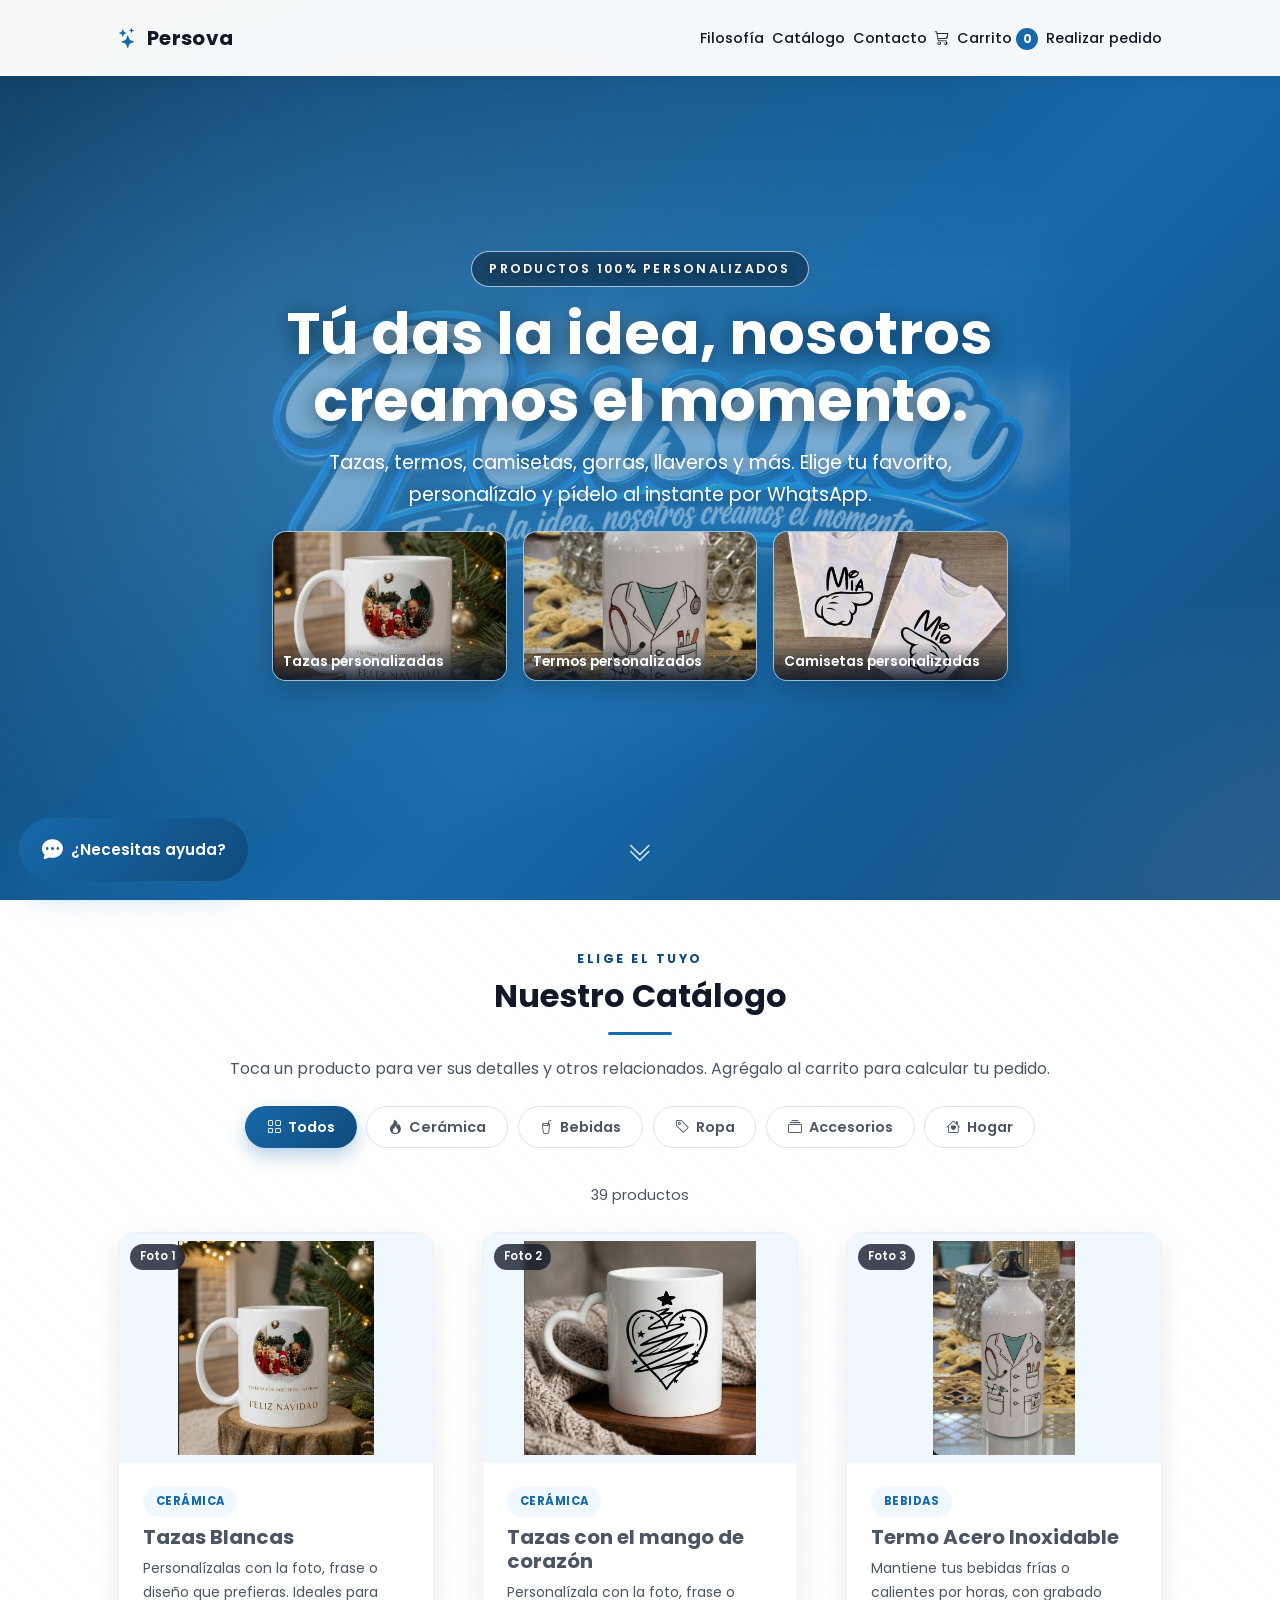
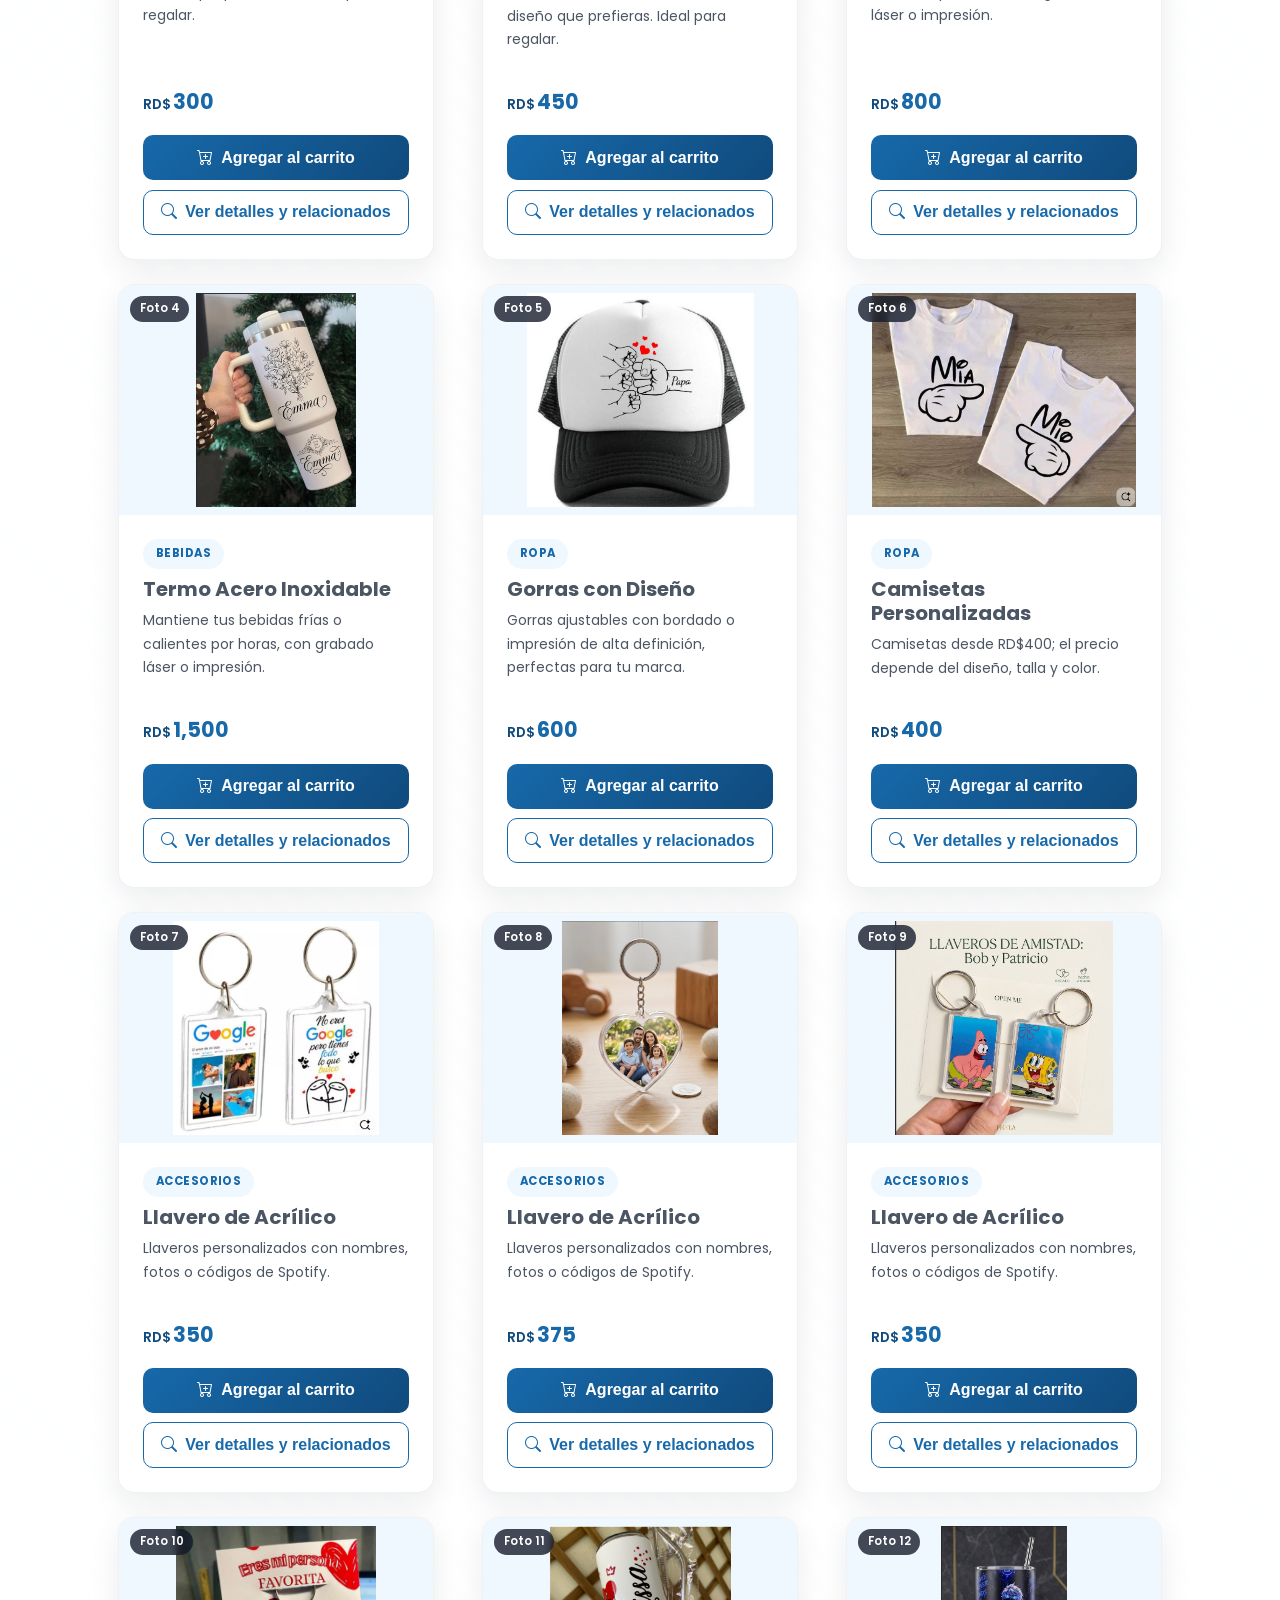
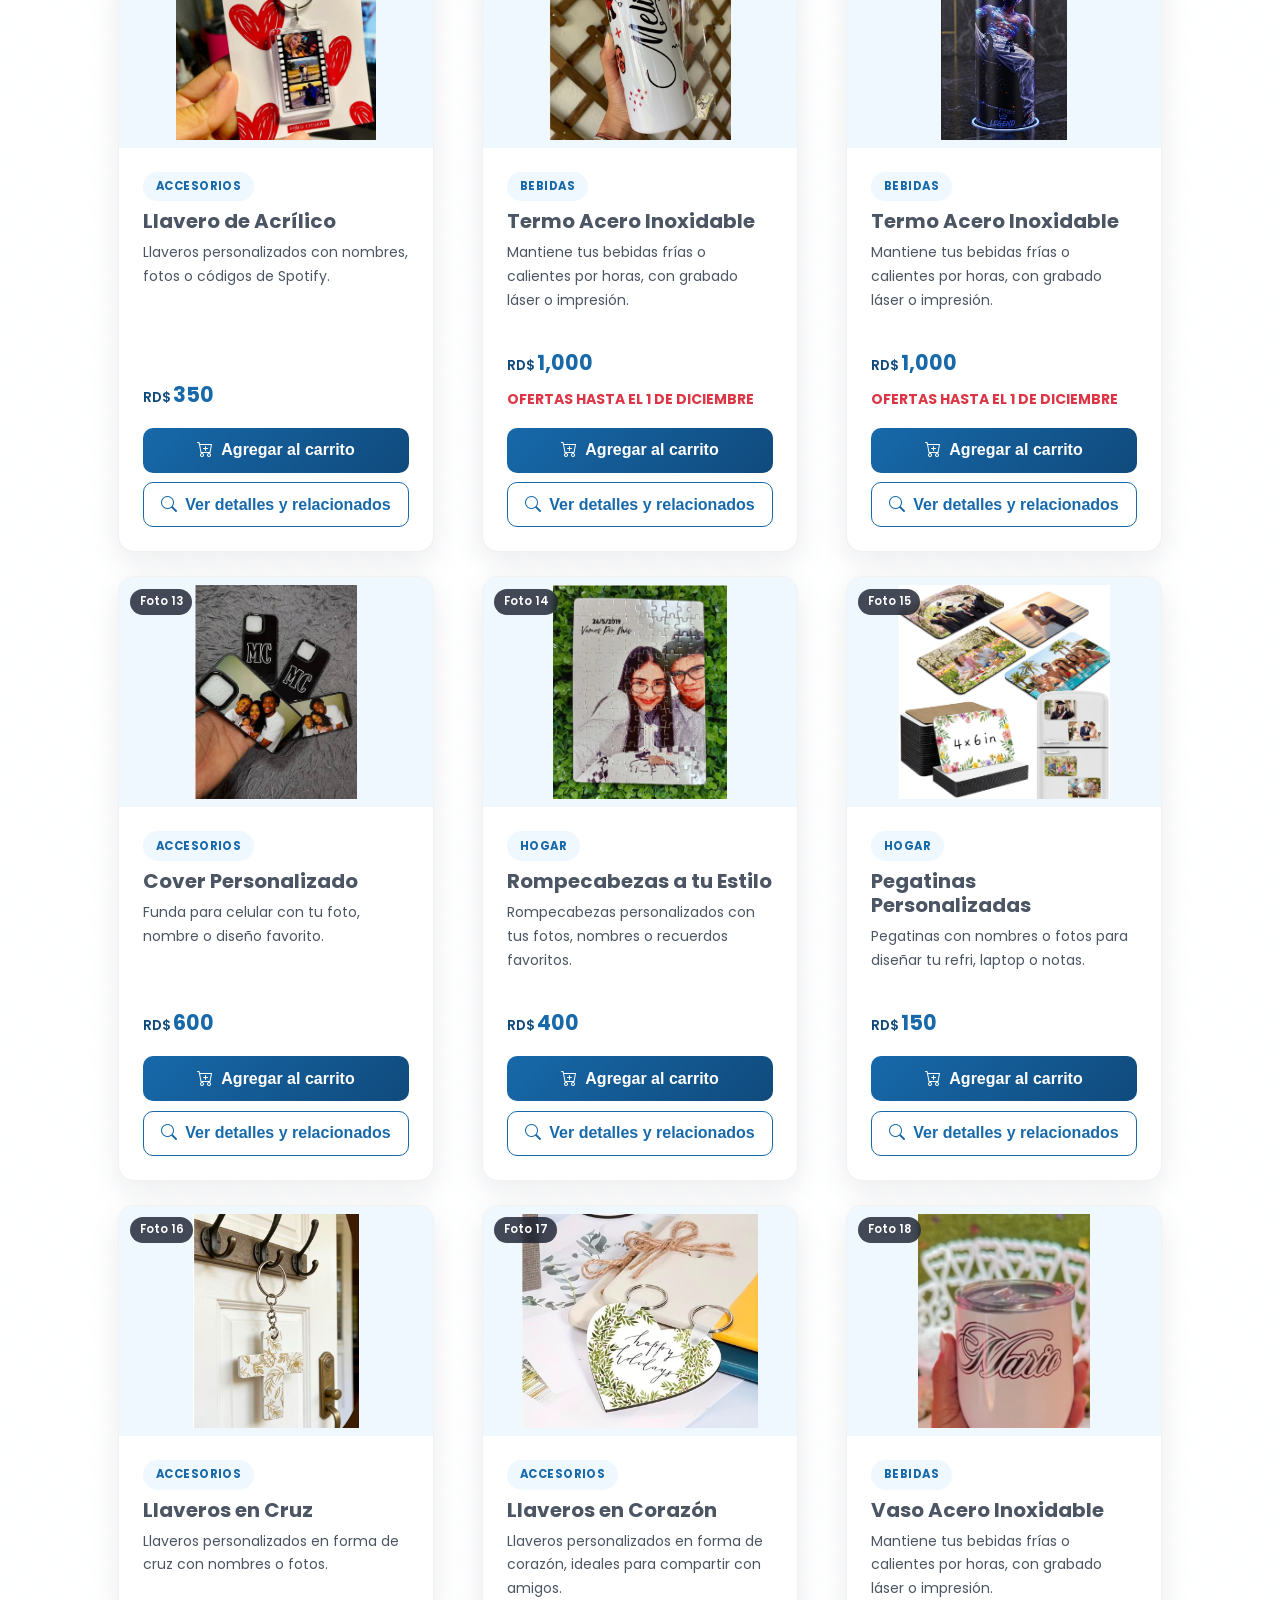
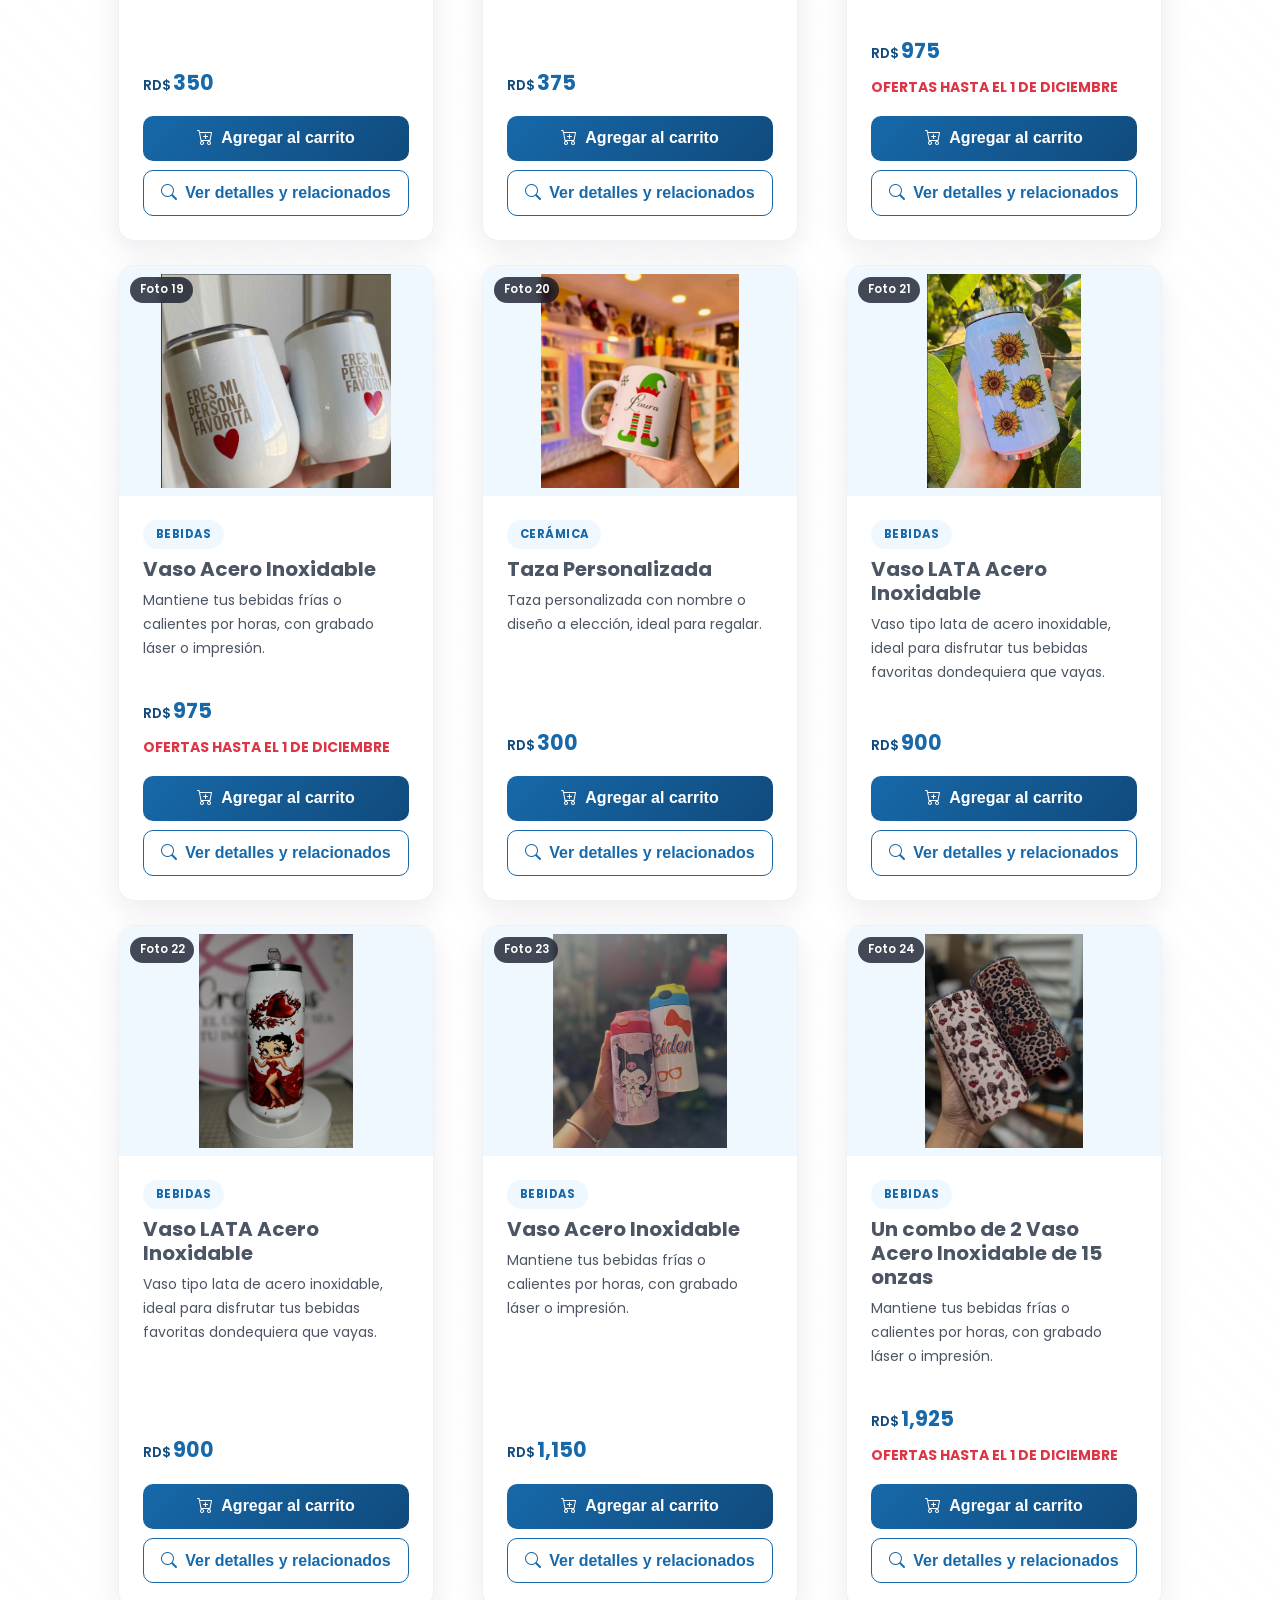
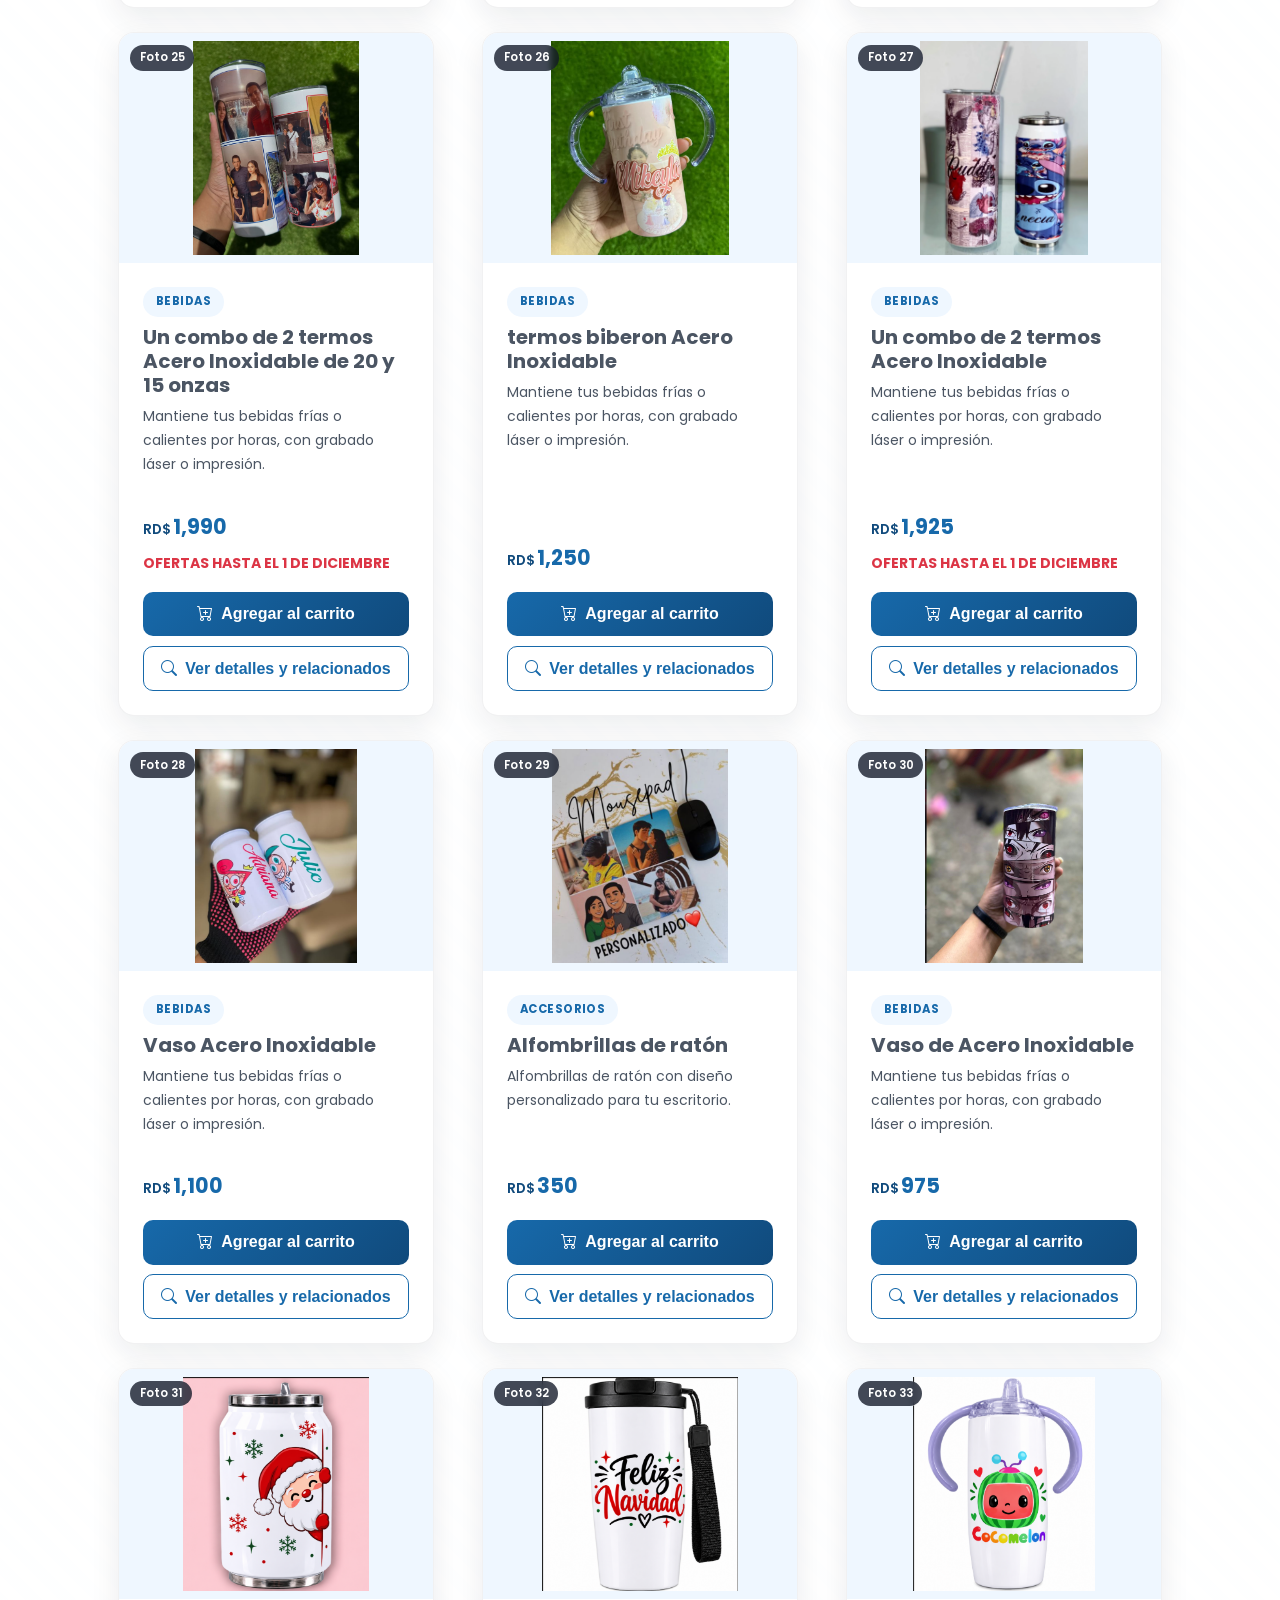
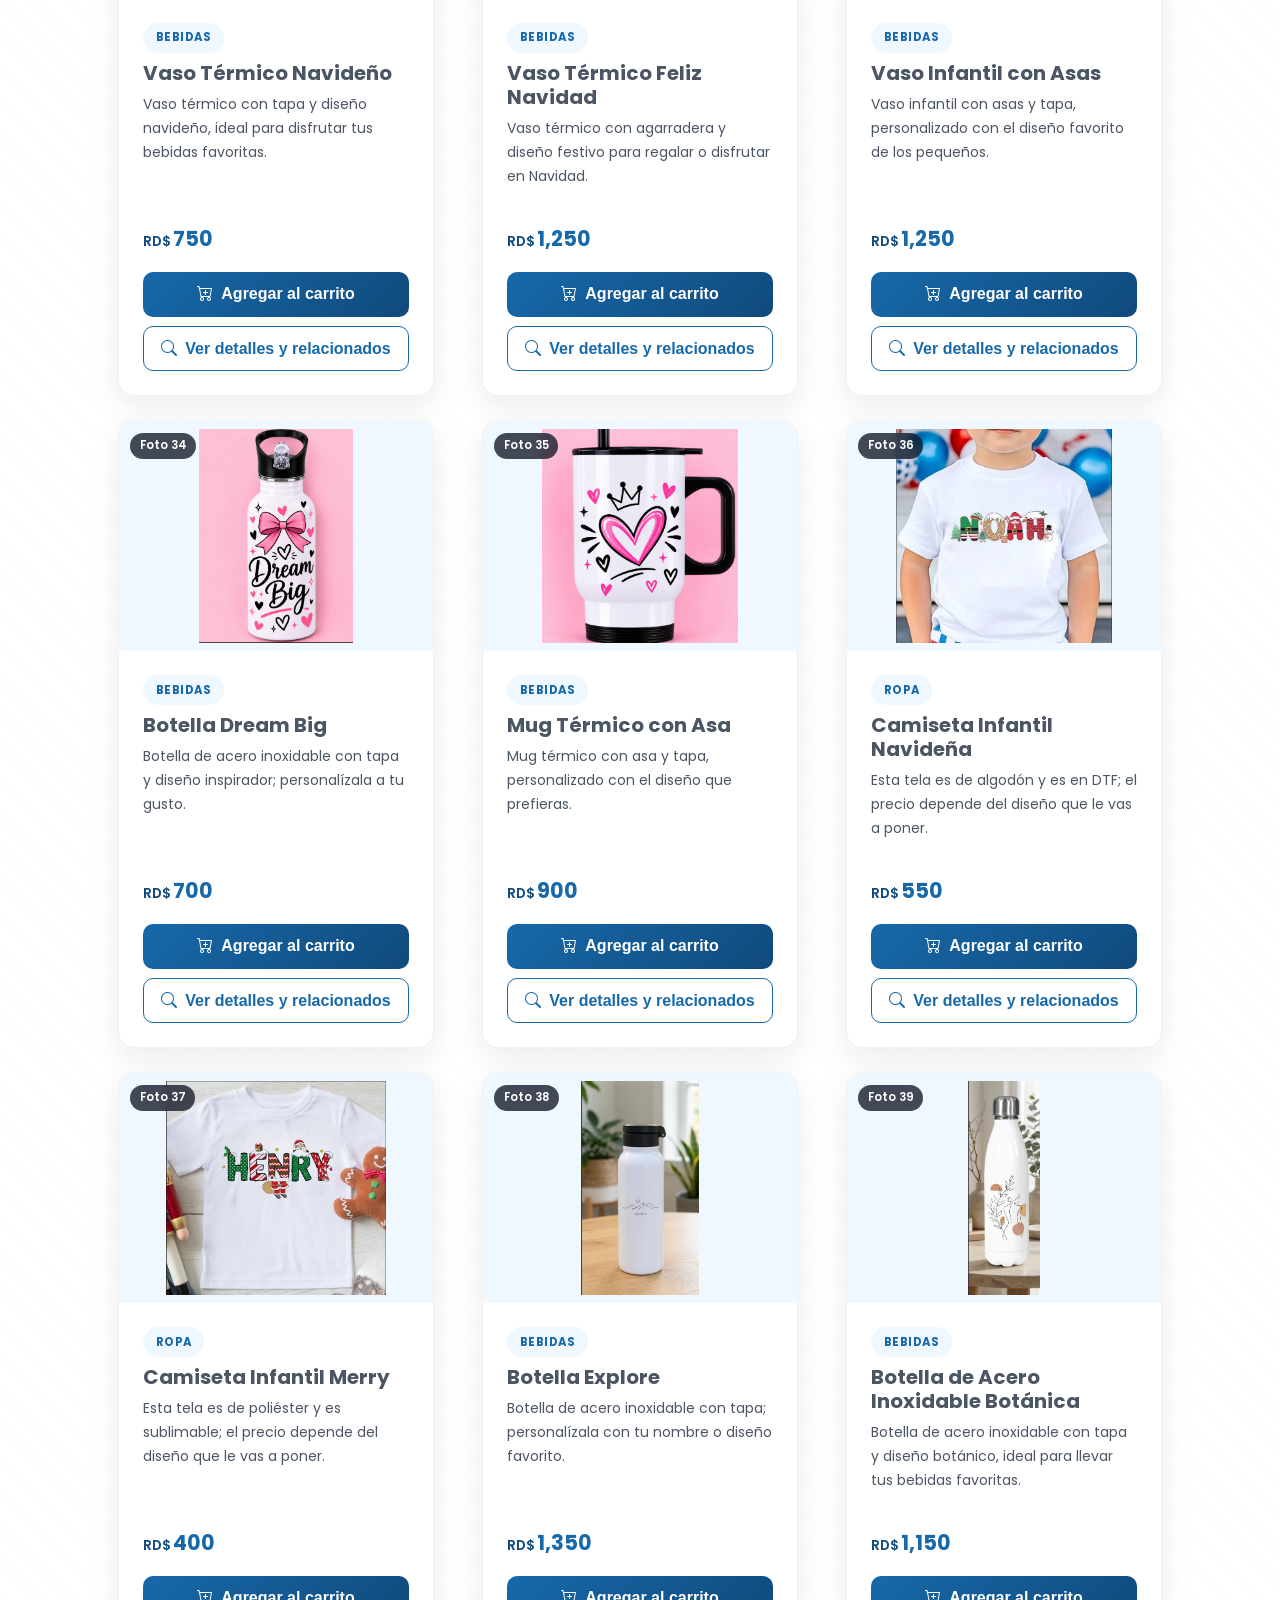
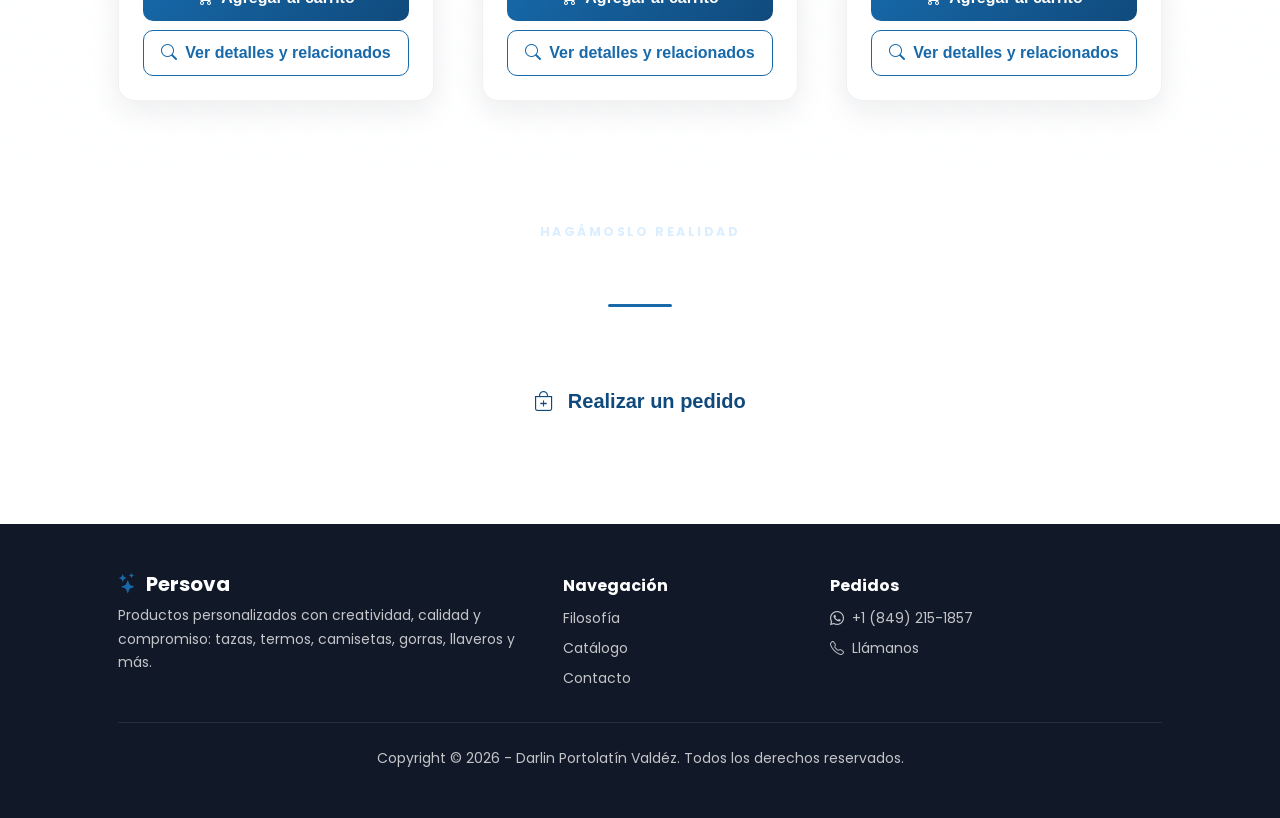
<file: index.html>
<!DOCTYPE html>
<html lang="es">
    <head>
        <meta charset="utf-8" />
        <meta name="viewport" content="width=device-width, initial-scale=1" />
        <meta name="description" content="Catálogo de productos personalizados: tazas, termos, camisetas, gorras, llaveros, platos y más. Productos personalizados por Persova." />
        <meta name="author" content="Darlin Portolatín Valdéz" />
        <meta name="theme-color" content="#1769aa" />
        <title>Persova | Catálogo de Productos Personalizados</title>

        <!-- Open Graph (vista previa al compartir) -->
        <meta property="og:type" content="website" />
        <meta property="og:site_name" content="Persova" />
        <meta property="og:title" content="Persova | Catálogo de Productos Personalizados" />
        <meta property="og:description" content="Tazas, termos, camisetas, gorras, llaveros y más, personalizados a tu gusto. Pídelos al instante por WhatsApp." />
        <meta property="og:image" content="assets/img/bg-masthead.jpg" />
        <meta name="twitter:card" content="summary_large_image" />

        <!-- Favicon-->
        <link rel="icon" type="image/x-icon" href="assets/favicon.ico" />

        <!-- Fuentes: conectamos antes y cargamos sin bloquear -->
        <link rel="preconnect" href="https://fonts.googleapis.com" />
        <link rel="preconnect" href="https://fonts.gstatic.com" crossorigin />
        <link href="https://fonts.googleapis.com/css2?family=Poppins:wght@400;500;600;700&display=swap" rel="stylesheet" />

        <!-- Bootstrap Icons-->
        <link href="https://cdn.jsdelivr.net/npm/bootstrap-icons@1.11.3/font/bootstrap-icons.css" rel="stylesheet" />

        <!-- Core theme CSS (includes Bootstrap)-->
        <link href="css/styles.css" rel="stylesheet" />
        <!-- Estilos personalizados del catálogo-->
        <link href="css/catalogo.css" rel="stylesheet" />
        <!-- Chat de atención-->
        <link href="css/chatbot.css" rel="stylesheet" />
        <!-- Solicitud de pedidos-->
        <link href="css/pedidos.css" rel="stylesheet" />
        <!-- Mantiene ocultas las tarjetas mientras se configura el filtro inicial.
             Si catalogo.js no llegara a cargar, se quita la marca y se ven todas. -->
        <script>
            document.documentElement.classList.add('js');
            window.addEventListener('load', function () {
                setTimeout(function () {
                    if (!window.catalogoListo) document.documentElement.classList.remove('js');
                }, 1500);
            });
        </script>
    </head>
    <body id="page-top">
        <!-- Navegación -->
        <nav class="navbar navbar-expand-lg fixed-top py-3" id="mainNav">
            <div class="container px-4 px-lg-5">
                <a class="navbar-brand fw-bold" href="#page-top"><i class="bi-stars me-1"></i> Persova</a>
                <button class="navbar-toggler navbar-toggler-right" type="button" data-bs-toggle="collapse" data-bs-target="#navbarResponsive" aria-controls="navbarResponsive" aria-expanded="false" aria-label="Abrir menú"><span class="navbar-toggler-icon"></span></button>
                <div class="collapse navbar-collapse" id="navbarResponsive">
                    <ul class="navbar-nav ms-auto my-2 my-lg-0">
                        <li class="nav-item"><a class="nav-link" href="#filosofia" id="nav-filosofia">Filosofía</a></li>
                        <li class="nav-item"><a class="nav-link" href="#catalogo">Catálogo</a></li>
                        <li class="nav-item"><a class="nav-link" href="#contacto">Contacto</a></li>
                        <li class="nav-item"><button type="button" class="nav-link btn-carrito-nav" id="carrito-abrir" data-bs-toggle="modal" data-bs-target="#modal-carrito"><i class="bi-cart3 me-1"></i> Carrito <span class="carrito-cantidad" id="carrito-cantidad">0</span></button></li>
                        <li class="nav-item"><button type="button" class="nav-link btn-abrir-pedido" data-bs-toggle="modal" data-bs-target="#modal-pedido">Realizar pedido</button></li>
                    </ul>
                </div>
            </div>
        </nav>

        <!-- Hero -->
        <header class="masthead text-center">
            <div class="container px-4 px-lg-5">
                <div class="row justify-content-center">
                    <div class="col-lg-10">
                        <span class="hero-kicker">Productos 100% personalizados</span>
                        <h1 class="mb-0">Tú das la idea, nosotros creamos el momento.
                        </h1>
                        <p class="hero-sub">Tazas, termos, camisetas, gorras, llaveros y más. Elige tu favorito, personalízalo y pídelo al instante por WhatsApp.</p>
                        <div class="hero-productos" aria-label="Algunos de nuestros productos">
                            <figure class="hero-producto">
                                <img src="assets/img/portfolio/fullsize/1.png" alt="Taza blanca personalizada" decoding="async" fetchpriority="high" />
                                <figcaption>Tazas personalizadas</figcaption>
                            </figure>
                            <figure class="hero-producto">
                                <img src="assets/img/portfolio/fullsize/3.png" alt="Termo de acero inoxidable personalizado" decoding="async" fetchpriority="high" />
                                <figcaption>Termos personalizados</figcaption>
                            </figure>
                            <figure class="hero-producto">
                                <img src="assets/img/portfolio/fullsize/6.png" alt="Camiseta personalizada" decoding="async" fetchpriority="high" />
                                <figcaption>Camisetas personalizadas</figcaption>
                            </figure>
                        </div>
                    </div>
                </div>
            </div>
            <a class="hero-scroll" href="#filosofia" aria-label="Bajar a la siguiente sección"><i class="bi-chevron-double-down"></i></a>
        </header>

        <!-- Filosofía Institucional -->
        <section class="page-section py-5" id="filosofia" hidden>
            <div class="container px-4 px-lg-5">
                <div class="text-center mb-5">
                    <div class="section-kicker mb-2">Quiénes somos</div>
                    <h2 class="section-title mt-0">Filosofía Institucional</h2>
                    <hr class="divider-oro" />
                    <p>Los principios, valores, misión y visión que definen la identidad de nuestro emprendimiento.</p>
                </div>

                <div class="row g-4 justify-content-center mb-4">
                    <div class="col-lg-4 col-md-6">
                        <div class="value-card">
                            <span class="value-icon"><i class="bi-bullseye"></i></span>
                            <h3>Misión</h3>
                            <p class="mb-0">Ofrecer productos personalizados, creativos y de calidad, adaptados a los gustos y necesidades de nuestros clientes: tazas, termos, camisetas, gorras, platos y más, para expresar ideas, emociones, recuerdos y la identidad de personas, negocios y organizaciones.</p>
                        </div>
                    </div>
                    <div class="col-lg-4 col-md-6">
                        <div class="value-card">
                            <span class="value-icon"><i class="bi-eye"></i></span>
                            <h3>Visión</h3>
                            <p class="mb-0">Ser un emprendimiento de personalización reconocido a nivel nacional por la calidad, creatividad e innovación de nuestros productos, logrando satisfacer a nuestros clientes y expandiendo nuestros servicios para convertirnos en una marca reconocida y confiable.</p>
                        </div>
                    </div>
                    <div class="col-lg-4 col-md-6">
                        <div class="value-card">
                            <span class="value-icon"><i class="bi-shield-check"></i></span>
                            <h3>Principio</h3>
                            <p class="mb-0"><strong>Satisfacción del cliente:</strong> escuchamos y comprendemos las necesidades de cada cliente para ofrecerle un producto que cumpla o supere sus expectativas, revisando cada detalle del diseño y procurando entregar calidad en cada pedido.</p>
                        </div>
                    </div>
                </div>

                <div class="row justify-content-center">
                    <div class="col-lg-10">
                        <div class="principio-box">
                            <h3 class="h5 fw-bold mb-3"><i class="bi-heart me-2"></i>Nuestros valores</h3>
                            <ul class="value-list">
                                <li><strong>Creatividad:</strong> diseñamos piezas originales, innovadoras y atractivas, adaptadas a los gustos y preferencias de cada cliente.</li>
                                <li><strong>Responsabilidad:</strong> cumplimos con nuestros compromisos de manera puntual y organizada, entregando los pedidos en el tiempo acordado.</li>
                                <li><strong>Calidad:</strong> cuidamos cada detalle del diseño, los materiales y la elaboración para ofrecer productos bien terminados.</li>
                                <li><strong>Respeto:</strong> valoramos las ideas, opiniones y preferencias de nuestros clientes y tomamos en cuenta sus sugerencias.</li>
                                <li class="mb-0"><strong>Compromiso:</strong> trabajamos con dedicación para que cada producto personalizado cumpla con lo solicitado.</li>
                            </ul>
                        </div>
                    </div>
                </div>
            </div>
        </section>

        <!-- Catálogo de productos -->
        <section class="page-section py-5" id="catalogo">
            <div class="container px-4 px-lg-5">
                <div class="text-center mb-4">
                    <div class="section-kicker mb-2">Elige el tuyo</div>
                    <h2 class="section-title mt-0">Nuestro Catálogo</h2>
                    <hr class="divider-oro" />
                    <p>Toca un producto para ver sus detalles y otros relacionados. Agrégalo al carrito para calcular tu pedido.</p>
                </div>

                <!-- Filtro por categoría -->
                <div class="filtros" role="group" aria-label="Filtrar productos por categoría">
                    <button type="button" class="filtro-btn active" data-filtro="todos" aria-pressed="true"><i class="bi-grid me-1"></i> Todos</button>
                    <button type="button" class="filtro-btn" data-filtro="ceramica" aria-pressed="false"><i class="bi-fire me-1"></i> Cerámica</button>
                    <button type="button" class="filtro-btn" data-filtro="bebidas" aria-pressed="false"><i class="bi-cup-straw me-1"></i> Bebidas</button>
                    <button type="button" class="filtro-btn" data-filtro="ropa" aria-pressed="false"><i class="bi-tag me-1"></i> Ropa</button>
                    <button type="button" class="filtro-btn" data-filtro="accesorios" aria-pressed="false"><i class="bi-collection me-1"></i> Accesorios</button>
                    <button type="button" class="filtro-btn" data-filtro="hogar" aria-pressed="false"><i class="bi-house-heart me-1"></i> Hogar</button>
                </div>
                <section class="producto-detalle" id="producto-detalle" aria-live="polite" hidden>
                    <button type="button" class="btn-volver-catalogo" id="volver-catalogo"><i class="bi-arrow-left me-2" aria-hidden="true"></i>Volver a todos los productos</button>
                    <div class="producto-detalle-contenido" id="producto-detalle-contenido"></div>
                </section>
                <div class="relacionados-titulo" id="titulo-relacionados" hidden>
                    <h3>Más productos relacionados</h3>
                    <p id="texto-relacionados"></p>
                </div>
                <p class="resultado-contador" id="contador-texto" aria-live="polite">39 productos</p>

                <div class="row gx-4 gx-lg-5" id="grid-productos">
                    <!-- Producto 1 -->
                    <div class="col-lg-4 col-md-6 mb-4 producto" data-categoria="ceramica">
                        <div class="card product-card h-100">
                            <div class="product-img-wrap">
                                <img class="product-img" src="assets/img/portfolio/fullsize/1.png" alt="Taza blanca personalizada con diseño a elección" loading="lazy" decoding="async" />
                                <span class="product-num">Foto 1</span>
                            </div>


                            <div class="card-body d-flex flex-column p-4">
                                <span class="badge-category align-self-start mb-2">Cerámica</span>
                                <h3 class="h5 fw-bold mb-2">Tazas Blancas</h3>
                                <p class="small flex-grow-1">Personalízalas con la foto, frase o diseño que prefieras. Ideales para regalar.</p>
                                <div class="d-flex align-items-center justify-content-between mt-3 mb-3">
                                    <span class="product-price"><span class="moneda">RD$</span>300</span>
                                </div>
                                <a href="https://wa.me/18492151857?text=Hola%20Darlin,%20quiero%20ordenar%20la%20Taza%20Blanca%20de%20la%20foto%201%20(RD$300)." target="_blank" rel="noopener" class="btn btn-whatsapp">
                                    <i class="bi-whatsapp me-2"></i> Pedir por WhatsApp
                                </a>
                            </div>
                        </div>
                    </div>

                    <!-- Producto 2 -->
                    <div class="col-lg-4 col-md-6 mb-4 producto" data-categoria="ceramica">
                        <div class="card product-card h-100">
                            <div class="product-img-wrap">
                                <img class="product-img" src="assets/img/portfolio/fullsize/2.png" alt="Taza personalizada con mango en forma de corazón" loading="lazy" decoding="async" />
                                <span class="product-num">Foto 2</span>
                            </div>
                            <div class="card-body d-flex flex-column p-4">
                                <span class="badge-category align-self-start mb-2">Cerámica</span>
                                <h3 class="h5 fw-bold mb-2">Tazas con el mango de corazón</h3>
                                <p class="small flex-grow-1">Personalízala con la foto, frase o diseño que prefieras. Ideal para regalar.</p>
                                <div class="d-flex align-items-center justify-content-between mt-3 mb-3">
                                    <span class="product-price"><span class="moneda">RD$</span>450</span>
                                </div>
                                <a href="https://wa.me/18492151857?text=Hola%20Darlin,%20quiero%20ordenar%20la%20Taza%20con%20mango%20de%20corazón%20de%20la%20foto%202%20(RD$450)." target="_blank" rel="noopener" class="btn btn-whatsapp">
                                    <i class="bi-whatsapp me-2"></i> Pedir por WhatsApp
                                </a>
                            </div>
                        </div>
                    </div>

                    <!-- Producto 3 -->
                    <div class="col-lg-4 col-md-6 mb-4 producto" data-categoria="bebidas">
                        <div class="card product-card h-100">
                            <div class="product-img-wrap">
                                <img class="product-img" src="assets/img/portfolio/fullsize/3.png" alt="Termo de acero inoxidable personalizado" loading="lazy" decoding="async" />
                                <span class="product-num">Foto 3</span>
                            </div>
                            <div class="card-body d-flex flex-column p-4">
                                <span class="badge-category align-self-start mb-2">Bebidas</span>
                                <h3 class="h5 fw-bold mb-2">Termo Acero Inoxidable</h3>
                                <p class="small flex-grow-1">Mantiene tus bebidas frías o calientes por horas, con grabado láser o impresión.</p>
                                <div class="d-flex align-items-center justify-content-between mt-3 mb-3">
                                    <span class="product-price"><span class="moneda">RD$</span>800</span>
                                </div>
                                <a href="https://wa.me/18492151857?text=Hola%20Darlin,%20quiero%20ordenar%20el%20Termo%20de%20la%20foto%203%20(RD$800)." target="_blank" rel="noopener" class="btn btn-whatsapp">
                                    <i class="bi-whatsapp me-2"></i> Pedir por WhatsApp
                                </a>
                            </div>
                        </div>
                    </div>

                    <!-- Producto 4 -->
                    <div class="col-lg-4 col-md-6 mb-4 producto" data-categoria="bebidas">
                        <div class="card product-card h-100">
                            <div class="product-img-wrap">
                                <img class="product-img" src="assets/img/portfolio/fullsize/4.png" alt="Termo de acero inoxidable personalizado" loading="lazy" decoding="async" />
                                <span class="product-num">Foto 4</span>
                            </div>
                            <div class="card-body d-flex flex-column p-4">
                                <span class="badge-category align-self-start mb-2">Bebidas</span>
                                <h3 class="h5 fw-bold mb-2">Termo Acero Inoxidable</h3>
                                <p class="small flex-grow-1">Mantiene tus bebidas frías o calientes por horas, con grabado láser o impresión.</p>
                                <div class="d-flex align-items-center justify-content-between mt-3 mb-3">
                                    <span class="product-price"><span class="moneda">RD$</span>1,500</span>
                                </div>
                                <a href="https://wa.me/18492151857?text=Hola%20Darlin,%20quiero%20ordenar%20el%20Termo%20de%20la%20foto%204%20(RD$1,500)." target="_blank" rel="noopener" class="btn btn-whatsapp">
                                    <i class="bi-whatsapp me-2"></i> Pedir por WhatsApp
                                </a>
                            </div>
                        </div>
                    </div>

                    <!-- Producto 5 -->
                    <div class="col-lg-4 col-md-6 mb-4 producto" data-categoria="ropa">
                        <div class="card product-card h-100">
                            <div class="product-img-wrap">
                                <img class="product-img" src="assets/img/portfolio/fullsize/5.png" alt="Gorra personalizada con diseño propio" loading="lazy" decoding="async" />
                                <span class="product-num">Foto 5</span>
                            </div>
                            <div class="card-body d-flex flex-column p-4">
                                <span class="badge-category align-self-start mb-2">Ropa</span>
                                <h3 class="h5 fw-bold mb-2">Gorras con Diseño</h3>
                                <p class="small flex-grow-1">Gorras ajustables con bordado o impresión de alta definición, perfectas para tu marca.</p>
                                <div class="d-flex align-items-center justify-content-between mt-3 mb-3">
                                    <span class="product-price"><span class="moneda">RD$</span>600</span>
                                </div>
                                <a href="https://wa.me/18492151857?text=Hola%20Darlin,%20quiero%20ordenar%20la%20Gorra%20de%20la%20foto%205%20(RD$600)." target="_blank" rel="noopener" class="btn btn-whatsapp">
                                    <i class="bi-whatsapp me-2"></i> Pedir por WhatsApp
                                </a>
                            </div>
                        </div>
                    </div>

                    <!-- Producto 6 -->
                    <div class="col-lg-4 col-md-6 mb-4 producto" data-categoria="ropa">
                        <div class="card product-card h-100">
                            <div class="product-img-wrap">
                                <img class="product-img" src="assets/img/portfolio/fullsize/6.png" alt="Camiseta personalizada con frase o foto" loading="lazy" decoding="async" />
                                <span class="product-num">Foto 6</span>
                            </div>
                            <div class="card-body d-flex flex-column p-4">
                                <span class="badge-category align-self-start mb-2">Ropa</span>
                                <h3 class="h5 fw-bold mb-2">Camisetas Personalizadas</h3>
                                <p class="small flex-grow-1">Camisetas desde RD$400; el precio depende del diseño, talla y color.</p>
                                <div class="d-flex align-items-center justify-content-between mt-3 mb-3">
                                    <span class="product-price"><span class="moneda">RD$</span>400</span>
                                </div>
                                <a href="https://wa.me/18492151857?text=Hola%20Darlin,%20quiero%20ordenar%20la%20Camiseta%20de%20la%20foto%206%20(desde%20RD$400)." target="_blank" rel="noopener" class="btn btn-whatsapp">
                                    <i class="bi-whatsapp me-2"></i> Pedir por WhatsApp
                                </a>
                            </div>
                        </div>
                    </div>

                    <!-- Producto 7 -->
                    <div class="col-lg-4 col-md-6 mb-4 producto" data-categoria="accesorios">
                        <div class="card product-card h-100">
                            <div class="product-img-wrap">
                                <img class="product-img" src="assets/img/portfolio/fullsize/7.png" alt="Llavero de acrílico personalizado" loading="lazy" decoding="async" />
                                <span class="product-num">Foto 7</span>
                            </div>
                            <div class="card-body d-flex flex-column p-4">
                                <span class="badge-category align-self-start mb-2">Accesorios</span>
                                <h3 class="h5 fw-bold mb-2">Llavero de Acrílico</h3>
                                <p class="small flex-grow-1">Llaveros personalizados con nombres, fotos o códigos de Spotify.</p>
                                <div class="d-flex align-items-center justify-content-between mt-3 mb-3">
                                    <span class="product-price"><span class="moneda">RD$</span>350</span>
                                </div>
                                <a href="https://wa.me/18492151857?text=Hola%20Darlin,%20quiero%20ordenar%20el%20Llavero%20de%20acrílico%20de%20la%20foto%207%20(RD$350)." target="_blank" rel="noopener" class="btn btn-whatsapp">
                                    <i class="bi-whatsapp me-2"></i> Pedir por WhatsApp
                                </a>
                            </div>
                        </div>
                    </div>

                    <!-- Producto 8 -->
                    <div class="col-lg-4 col-md-6 mb-4 producto" data-categoria="accesorios">
                        <div class="card product-card h-100">
                            <div class="product-img-wrap">
                                <img class="product-img" src="assets/img/portfolio/fullsize/8.png" alt="Llavero de acrílico personalizado" loading="lazy" decoding="async" />
                                <span class="product-num">Foto 8</span>
                            </div>
                            <div class="card-body d-flex flex-column p-4">
                                <span class="badge-category align-self-start mb-2">Accesorios</span>
                                <h3 class="h5 fw-bold mb-2">Llavero de Acrílico</h3>
                                <p class="small flex-grow-1">Llaveros personalizados con nombres, fotos o códigos de Spotify.</p>
                                <div class="d-flex align-items-center justify-content-between mt-3 mb-3">
                                    <span class="product-price"><span class="moneda">RD$</span>375</span>
                                </div>
                                <a href="https://wa.me/18492151857?text=Hola%20Darlin,%20quiero%20ordenar%20el%20Llavero%20de%20acrílico%20de%20la%20foto%208%20(RD$375)." target="_blank" rel="noopener" class="btn btn-whatsapp">
                                    <i class="bi-whatsapp me-2"></i> Pedir por WhatsApp
                                </a>
                            </div>
                        </div>
                    </div>

                    <!-- Producto 9 -->
                    <div class="col-lg-4 col-md-6 mb-4 producto" data-categoria="accesorios">
                        <div class="card product-card h-100">
                            <div class="product-img-wrap">
                                <img class="product-img" src="assets/img/portfolio/fullsize/9.png" alt="Llavero de acrílico personalizado" loading="lazy" decoding="async" />
                                <span class="product-num">Foto 9</span>
                            </div>
                            <div class="card-body d-flex flex-column p-4">
                                <span class="badge-category align-self-start mb-2">Accesorios</span>
                                <h3 class="h5 fw-bold mb-2">Llavero de Acrílico</h3>
                                <p class="small flex-grow-1">Llaveros personalizados con nombres, fotos o códigos de Spotify.</p>
                                <div class="d-flex align-items-center justify-content-between mt-3 mb-3">
                                    <span class="product-price"><span class="moneda">RD$</span>350</span>
                                </div>
                                <a href="https://wa.me/18492151857?text=Hola%20Darlin,%20quiero%20ordenar%20el%20Llavero%20de%20acrílico%20de%20la%20foto%209%20(RD$350)." target="_blank" rel="noopener" class="btn btn-whatsapp">
                                    <i class="bi-whatsapp me-2"></i> Pedir por WhatsApp
                                </a>
                            </div>
                        </div>
                    </div>

                    <!-- Producto 10 -->
                    <div class="col-lg-4 col-md-6 mb-4 producto" data-categoria="accesorios">
                        <div class="card product-card h-100">
                            <div class="product-img-wrap">
                                <img class="product-img" src="assets/img/portfolio/fullsize/10.png" alt="Llavero de acrílico personalizado" loading="lazy" decoding="async" />
                                <span class="product-num">Foto 10</span>
                            </div>
                            <div class="card-body d-flex flex-column p-4">
                                <span class="badge-category align-self-start mb-2">Accesorios</span>
                                <h3 class="h5 fw-bold mb-2">Llavero de Acrílico</h3>
                                <p class="small flex-grow-1">Llaveros personalizados con nombres, fotos o códigos de Spotify.</p>
                                <div class="d-flex align-items-center justify-content-between mt-3 mb-3">
                                    <span class="product-price"><span class="moneda">RD$</span>350</span>
                                </div>
                                <a href="https://wa.me/18492151857?text=Hola%20Darlin,%20quiero%20ordenar%20el%20Llavero%20de%20acrílico%20de%20la%20foto%2010%20(RD$350)." target="_blank" rel="noopener" class="btn btn-whatsapp">
                                    <i class="bi-whatsapp me-2"></i> Pedir por WhatsApp
                                </a>
                            </div>
                        </div>
                    </div>

                    <!-- Producto 11 -->
                    <div class="col-lg-4 col-md-6 mb-4 producto" data-categoria="bebidas">
                        <div class="card product-card h-100">
                            <div class="product-img-wrap">
                                <img class="product-img" src="assets/img/portfolio/fullsize/11.png" alt="Termo de acero inoxidable personalizado" loading="lazy" decoding="async" />
                                <span class="product-num">Foto 11</span>
                            </div>
                            <div class="card-body d-flex flex-column p-4">
                                <span class="badge-category align-self-start mb-2">Bebidas</span>
                                <h3 class="h5 fw-bold mb-2">Termo Acero Inoxidable</h3>
                                <p class="small flex-grow-1">Mantiene tus bebidas frías o calientes por horas, con grabado láser o impresión.</p>
                                <div class="d-flex align-items-center flex-wrap gap-2 mt-3 mb-3">
                                    <span class="product-price"><span class="moneda">RD$</span>1,000</span>
                                    <span class="text-danger fw-bold small">OFERTAS HASTA EL 1 DE DICIEMBRE</span>
                                </div>
                                <a href="https://wa.me/18492151857?text=Hola%20Darlin,%20quiero%20ordenar%20el%20Termo%20de%20la%20foto%2011%20(RD$1,000)." target="_blank" rel="noopener" class="btn btn-whatsapp">
                                    <i class="bi-whatsapp me-2"></i> Pedir por WhatsApp
                                </a>
                            </div>
                        </div>
                    </div>

                    <!-- Producto 12 -->
                    <div class="col-lg-4 col-md-6 mb-4 producto" data-categoria="bebidas">
                        <div class="card product-card h-100">
                            <div class="product-img-wrap">
                                <img class="product-img" src="assets/img/portfolio/fullsize/12.png" alt="Termo de acero inoxidable personalizado" loading="lazy" decoding="async" />
                                <span class="product-num">Foto 12</span>
                            </div>
                            <div class="card-body d-flex flex-column p-4">
                                <span class="badge-category align-self-start mb-2">Bebidas</span>
                                <h3 class="h5 fw-bold mb-2">Termo Acero Inoxidable</h3>
                                <p class="small flex-grow-1">Mantiene tus bebidas frías o calientes por horas, con grabado láser o impresión.</p>
                                <div class="d-flex align-items-center flex-wrap gap-2 mt-3 mb-3">
                                    <span class="product-price"><span class="moneda">RD$</span>1,000</span>
                                    <span class="text-danger fw-bold small">OFERTAS HASTA EL 1 DE DICIEMBRE</span>
                                </div>
                                <a href="https://wa.me/18492151857?text=Hola%20Darlin,%20quiero%20ordenar%20el%20Termo%20de%20la%20foto%2012%20(RD$1,000)." target="_blank" rel="noopener" class="btn btn-whatsapp">
                                    <i class="bi-whatsapp me-2"></i> Pedir por WhatsApp
                                </a>
                            </div>
                        </div>
                    </div>

                    <!-- Producto 13 -->
                    <div class="col-lg-4 col-md-6 mb-4 producto" data-categoria="accesorios">
                        <div class="card product-card h-100">
                            <div class="product-img-wrap">
                                <img class="product-img" src="assets/img/portfolio/fullsize/13.png" alt="Cover de celular personalizado" loading="lazy" decoding="async" />
                                <span class="product-num">Foto 13</span>
                            </div>
                            <div class="card-body d-flex flex-column p-4">
                                <span class="badge-category align-self-start mb-2">Accesorios</span>
                                <h3 class="h5 fw-bold mb-2">Cover Personalizado</h3>
                                <p class="small flex-grow-1">Funda para celular con tu foto, nombre o diseño favorito.</p>
                                <div class="d-flex align-items-center justify-content-between mt-3 mb-3">
                                    <span class="product-price"><span class="moneda">RD$</span>600</span>
                                </div>
                                <a href="https://wa.me/18492151857?text=Hola%20Darlin,%20quiero%20ordenar%20el%20Cover%20de%20la%20foto%2013%20(RD$600)." target="_blank" rel="noopener" class="btn btn-whatsapp">
                                    <i class="bi-whatsapp me-2"></i> Pedir por WhatsApp
                                </a>
                            </div>
                        </div>
                    </div>

                    <!-- Producto 14 -->
                    <div class="col-lg-4 col-md-6 mb-4 producto" data-categoria="hogar">
                        <div class="card product-card h-100">
                            <div class="product-img-wrap">
                                <img class="product-img" src="assets/img/portfolio/fullsize/14.png" alt="Rompecabezas personalizado con tus fotos" loading="lazy" decoding="async" />
                                <span class="product-num">Foto 14   </span>
                            </div>
                            <div class="card-body d-flex flex-column p-4">
                                <span class="badge-category align-self-start mb-2">Hogar</span>
                                <h3 class="h5 fw-bold mb-2">Rompecabezas a tu Estilo</h3>
                                <p class="small flex-grow-1">Rompecabezas personalizados con tus fotos, nombres o recuerdos favoritos.</p>
                                <div class="d-flex align-items-center justify-content-between mt-3 mb-3">
                                    <span class="product-price"><span class="moneda">RD$</span>400</span>
                                </div>
                                <a href="https://wa.me/18492151857?text=Hola%20Darlin,%20quiero%20ordenar%20el%20Rompecabezas%20de%20la%20foto%2014%20(RD$400)." target="_blank" rel="noopener" class="btn btn-whatsapp">
                                    <i class="bi-whatsapp me-2"></i> Pedir por WhatsApp
                                </a>
                            </div>
                        </div>
                    </div>

                    <!-- Producto 15 -->
                    <div class="col-lg-4 col-md-6 mb-4 producto" data-categoria="hogar">
                        <div class="card product-card h-100">
                            <div class="product-img-wrap">
                                <img class="product-img" src="assets/img/portfolio/fullsize/15.png" alt="Pegatina personalizada para refrigerador" loading="lazy" decoding="async" />
                                <span class="product-num">Foto 15</span>
                            </div>
                            <div class="card-body d-flex flex-column p-4">
                                <span class="badge-category align-self-start mb-2">Hogar</span>
                                <h3 class="h5 fw-bold mb-2">Pegatinas Personalizadas</h3>
                                <p class="small flex-grow-1">Pegatinas con nombres o fotos para diseñar tu refri, laptop o notas.</p>
                                <div class="d-flex align-items-center justify-content-between mt-3 mb-3">
                                    <span class="product-price"><span class="moneda">RD$</span>150</span>
                                </div>
                                <a href="https://wa.me/18492151857?text=Hola%20Darlin,%20quiero%20ordenar%20la%20Pegatina%20de%20la%20foto%2015%20(RD$150)." target="_blank" rel="noopener" class="btn btn-whatsapp">
                                    <i class="bi-whatsapp me-2"></i> Pedir por WhatsApp
                                </a>
                            </div>
                        </div>
                    </div>

                    <!-- Producto 16 -->
                    <div class="col-lg-4 col-md-6 mb-4 producto" data-categoria="accesorios">
                        <div class="card product-card h-100">
                            <div class="product-img-wrap">
                                <img class="product-img" src="assets/img/portfolio/fullsize/16.png" alt="Llavero en forma de cruz personalizado" loading="lazy" decoding="async" />
                                <span class="product-num">Foto 16</span>
                            </div>
                            <div class="card-body d-flex flex-column p-4">
                                <span class="badge-category align-self-start mb-2">Accesorios</span>
                                <h3 class="h5 fw-bold mb-2">Llaveros en Cruz</h3>
                                <p class="small flex-grow-1">Llaveros personalizados en forma de cruz con nombres o fotos.</p>
                                <div class="d-flex align-items-center justify-content-between mt-3 mb-3">
                                    <span class="product-price"><span class="moneda">RD$</span>350</span>
                                </div>
                                <a href="https://wa.me/18492151857?text=Hola%20Darlin,%20quiero%20ordenar%20el%20Llavero%20en%20Cruz%20de%20la%20foto%2016%20(RD$350)." target="_blank" rel="noopener" class="btn btn-whatsapp">
                                    <i class="bi-whatsapp me-2"></i> Pedir por WhatsApp
                                </a>
                            </div>
                        </div>
                    </div>

                    <!-- Producto 17 -->
                    <div class="col-lg-4 col-md-6 mb-4 producto" data-categoria="accesorios">
                        <div class="card product-card h-100">
                            <div class="product-img-wrap">
                                <img class="product-img" src="assets/img/portfolio/fullsize/17.png" alt="Llavero en forma de corazón personalizado" loading="lazy" decoding="async" />
                                <span class="product-num">Foto 17</span>
                            </div>
                            <div class="card-body d-flex flex-column p-4">
                                <span class="badge-category align-self-start mb-2">Accesorios</span>
                                <h3 class="h5 fw-bold mb-2">Llaveros en Corazón</h3>
                                <p class="small flex-grow-1">Llaveros personalizados en forma de corazón, ideales para compartir con amigos.</p>
                                <div class="d-flex align-items-center justify-content-between mt-3 mb-3">
                                    <span class="product-price"><span class="moneda">RD$</span>375</span>
                                </div>
                                <a href="https://wa.me/18492151857?text=Hola%20Darlin,%20quiero%20ordenar%20el%20Llavero%20en%20Corazón%20de%20la%20foto%2017%20(RD$375)." target="_blank" rel="noopener" class="btn btn-whatsapp">
                                    <i class="bi-whatsapp me-2"></i> Pedir por WhatsApp
                                </a>
                            </div>
                        </div>
                    </div>

                    <!-- Producto 18 -->
                    <div class="col-lg-4 col-md-6 mb-4 producto" data-categoria="bebidas">
                        <div class="card product-card h-100">
                            <div class="product-img-wrap">
                                <img class="product-img" src="assets/img/portfolio/fullsize/18.png" alt="Vaso de acero inoxidable personalizado" loading="lazy" decoding="async" />
                                <span class="product-num">Foto 18</span>
                            </div>
                            <div class="card-body d-flex flex-column p-4">
                                <span class="badge-category align-self-start mb-2">Bebidas</span>
                                <h3 class="h5 fw-bold mb-2">Vaso Acero Inoxidable</h3>
                                <p class="small flex-grow-1">Mantiene tus bebidas frías o calientes por horas, con grabado láser o impresión.</p>
                                <div class="d-flex align-items-center flex-wrap gap-2 mt-3 mb-3">
                                    <span class="product-price"><span class="moneda">RD$</span>975</span>
                                    <span class="text-danger fw-bold small">OFERTAS HASTA EL 1 DE DICIEMBRE</span>
                                </div>
                                <a href="https://wa.me/18492151857?text=Hola%20Darlin,%20quiero%20ordenar%20el%20Vaso%20de%20la%20foto%2018%20(RD$975)." target="_blank" rel="noopener" class="btn btn-whatsapp">
                                    <i class="bi-whatsapp me-2"></i> Pedir por WhatsApp
                                </a>
                            </div>
                        </div>
                    </div>

                    <!-- Producto 19 -->
                    <div class="col-lg-4 col-md-6 mb-4 producto" data-categoria="bebidas">
                        <div class="card product-card h-100">
                            <div class="product-img-wrap">
                                <img class="product-img" src="assets/img/portfolio/fullsize/19.png" alt="Vaso de acero inoxidable personalizado" loading="lazy" decoding="async" />
                                <span class="product-num">Foto 19</span>
                            </div>
                            <div class="card-body d-flex flex-column p-4">
                                <span class="badge-category align-self-start mb-2">Bebidas</span>
                                <h3 class="h5 fw-bold mb-2">Vaso Acero Inoxidable</h3>
                                <p class="small flex-grow-1">Mantiene tus bebidas frías o calientes por horas, con grabado láser o impresión.</p>
                                <div class="d-flex align-items-center flex-wrap gap-2 mt-3 mb-3">
                                    <span class="product-price"><span class="moneda">RD$</span>975</span>
                                    <span class="text-danger fw-bold small">OFERTAS HASTA EL 1 DE DICIEMBRE</span>
                                </div>
                                <a href="https://wa.me/18492151857?text=Hola%20Darlin,%20quiero%20ordenar%20el%20Vaso%20de%20la%20foto%2019%20(RD$975)." target="_blank" rel="noopener" class="btn btn-whatsapp">
                                    <i class="bi-whatsapp me-2"></i> Pedir por WhatsApp
                                </a>
                            </div>
                        </div>
                    </div>

                    <!-- Producto 20 -->
                    <div class="col-lg-4 col-md-6 mb-4 producto" data-categoria="ceramica">
                        <div class="card product-card h-100">
                            <div class="product-img-wrap">
                                <img class="product-img" src="assets/img/portfolio/fullsize/20.png" alt="Taza personalizada con diseño navideño y nombre" loading="lazy" decoding="async" />
                                <span class="product-num">Foto 20</span>
                            </div>
                            <div class="card-body d-flex flex-column p-4">
                                <span class="badge-category align-self-start mb-2">Cerámica</span>
                                <h3 class="h5 fw-bold mb-2">Taza Personalizada</h3>
                                <p class="small flex-grow-1">Taza personalizada con nombre o diseño a elección, ideal para regalar.</p>
                                <div class="d-flex align-items-center justify-content-between mt-3 mb-3">
                                    <span class="product-price"><span class="moneda">RD$</span>300</span>
                                </div>
                                <a href="https://wa.me/18492151857?text=Hola%20Darlin,%20quiero%20ordenar%20la%20Taza%20Personalizada%20de%20la%20foto%2020%20(RD$300)." target="_blank" rel="noopener" class="btn btn-whatsapp">
                                    <i class="bi-whatsapp me-2"></i> Pedir por WhatsApp
                                </a>
                            </div>
                        </div>
                    </div>
                    <!-- Producto 21 -->
                    <div class="col-lg-4 col-md-6 mb-4 producto" data-categoria="bebidas">
                        <div class="card product-card h-100">
                            <div class="product-img-wrap">
                                <img class="product-img" src="assets/img/portfolio/fullsize/21.png" alt="Vaso de acero inoxidable personalizado" loading="lazy" decoding="async" />
                                <span class="product-num">Foto 21</span>
                            </div>
                            <div class="card-body d-flex flex-column p-4">
                                <span class="badge-category align-self-start mb-2">Bebidas</span>
                                <h3 class="h5 fw-bold mb-2">Vaso LATA  Acero Inoxidable</h3>
                                <p class="small flex-grow-1">Vaso tipo lata de acero inoxidable, ideal para disfrutar tus bebidas favoritas dondequiera que vayas.</p>
                                <div class="d-flex align-items-center justify-content-between mt-3 mb-3">
                                    <span class="product-price"><span class="moneda">RD$</span>900</span>
                                </div>
                                <a href="https://wa.me/18492151857?text=Hola%20Darlin,%20quiero%20ordenar%20el%20Vaso%20de%20la%20foto%2021%20(RD$900)." target="_blank" rel="noopener" class="btn btn-whatsapp">
                                    <i class="bi-whatsapp me-2"></i> Pedir por WhatsApp
                                </a>
                            </div>
                        </div>
                    </div>
                       <!-- Producto 22 -->
                    <div class="col-lg-4 col-md-6 mb-4 producto" data-categoria="bebidas">
                        <div class="card product-card h-100">
                            <div class="product-img-wrap">
                                <img class="product-img" src="assets/img/portfolio/fullsize/22.png" alt="Vaso de acero inoxidable personalizado" loading="lazy" decoding="async" />
                                <span class="product-num">Foto 22</span>
                            </div>
                            <div class="card-body d-flex flex-column p-4">
                                <span class="badge-category align-self-start mb-2">Bebidas</span>
                                <h3 class="h5 fw-bold mb-2">Vaso LATA  Acero Inoxidable</h3>
                                <p class="small flex-grow-1">Vaso tipo lata de acero inoxidable, ideal para disfrutar tus bebidas favoritas dondequiera que vayas.</p>
                                <div class="d-flex align-items-center justify-content-between mt-3 mb-3">
                                    <span class="product-price"><span class="moneda">RD$</span>900</span>
                                </div>
                                <a href="https://wa.me/18492151857?text=Hola%20Darlin,%20quiero%20ordenar%20el%20Vaso%20de%20la%20foto%2022%20(RD$900)." target="_blank" rel="noopener" class="btn btn-whatsapp">
                                    <i class="bi-whatsapp me-2"></i> Pedir por WhatsApp
                                </a>
                            </div>
                        </div>
                    </div>
                                  <!-- Producto 23 -->
                    <div class="col-lg-4 col-md-6 mb-4 producto" data-categoria="bebidas">
                        <div class="card product-card h-100">
                            <div class="product-img-wrap">
                                <img class="product-img" src="assets/img/portfolio/fullsize/23.png" alt="Vaso de acero inoxidable personalizado" loading="lazy" decoding="async" />
                                <span class="product-num">Foto 23</span>
                            </div>
                            <div class="card-body d-flex flex-column p-4">
                                <span class="badge-category align-self-start mb-2">Bebidas</span>
                                <h3 class="h5 fw-bold mb-2">Vaso Acero Inoxidable</h3>
                                <p class="small flex-grow-1">Mantiene tus bebidas frías o calientes por horas, con grabado láser o impresión.</p>
                                <div class="d-flex align-items-center justify-content-between mt-3 mb-3">
                                    <span class="product-price"><span class="moneda">RD$</span>1,150</span>
                                </div>
                                <a href="https://wa.me/18492151857?text=Hola%20Darlin,%20quiero%20ordenar%20el%20Vaso%20de%20la%20foto%2023%20(RD$1,150)." target="_blank" rel="noopener" class="btn btn-whatsapp">
                                    <i class="bi-whatsapp me-2"></i> Pedir por WhatsApp
                                </a>
                            </div>
                        </div>
                    </div>
                    <!-- Producto 24 -->
                    <div class="col-lg-4 col-md-6 mb-4 producto" data-categoria="bebidas">
                        <div class="card product-card h-100">
                            <div class="product-img-wrap">
                                <img class="product-img" src="assets/img/portfolio/fullsize/24.png" alt="Vaso de acero inoxidable personalizado" loading="lazy" decoding="async" />
                                <span class="product-num">Foto 24 </span>
                            </div>
                            <div class="card-body d-flex flex-column p-4">
                                <span class="badge-category align-self-start mb-2">Bebidas</span>
                                <h3 class="h5 fw-bold mb-2">Un combo de 2  Vaso Acero Inoxidable de 15 onzas </h3>
                                <p class="small flex-grow-1">Mantiene tus bebidas frías o calientes por horas, con grabado láser o impresión.</p>
                                <div class="d-flex align-items-center flex-wrap gap-2 mt-3 mb-3">
                                    <span class="product-price"><span class="moneda">RD$</span>1,925</span>
                                    <span class="text-danger fw-bold small">OFERTAS HASTA EL 1 DE DICIEMBRE</span>
                                </div>
                                <a href="https://wa.me/18492151857?text=Hola%20Darlin,%20quiero%20ordenar%20el%20Vaso%20de%20la%20foto%2024%20(RD$1,925)." target="_blank" rel="noopener" class="btn btn-whatsapp">
                                    <i class="bi-whatsapp me-2"></i> Pedir por WhatsApp
                                </a>
                            </div>
                        </div>
                    </div>
                          <!-- Producto 25 -->
                    <div class="col-lg-4 col-md-6 mb-4 producto" data-categoria="bebidas">
                        <div class="card product-card h-100">
                            <div class="product-img-wrap">
                                <img class="product-img" src="assets/img/portfolio/fullsize/25.png" alt="Vaso de acero inoxidable personalizado" loading="lazy" decoding="async" />
                                <span class="product-num">Foto 25</span>
                            </div>
                            <div class="card-body d-flex flex-column p-4">
                                <span class="badge-category align-self-start mb-2">Bebidas</span>
                                <h3 class="h5 fw-bold mb-2">Un combo de 2 termos Acero Inoxidable de 20 y 15 onzas</h3>
                                <p class="small flex-grow-1">Mantiene tus bebidas frías o calientes por horas, con grabado láser o impresión.</p>
                                <div class="d-flex align-items-center flex-wrap gap-2 mt-3 mb-3">
                                    <span class="product-price"><span class="moneda">RD$</span>1,990</span>
                                    <span class="text-danger fw-bold small">OFERTAS HASTA EL 1 DE DICIEMBRE</span>
                                </div>
                                <a href="https://wa.me/18492151857?text=Hola%20Darlin,%20quiero%20ordenar%20el%20Vaso%20de%20la%20foto%2025%20(RD$1,990)." target="_blank" rel="noopener" class="btn btn-whatsapp">
                                    <i class="bi-whatsapp me-2"></i> Pedir por WhatsApp
                                </a>
                            </div>
                        </div>
                    </div>
                        <!-- Producto 26 -->
                    <div class="col-lg-4 col-md-6 mb-4 producto" data-categoria="bebidas">
                        <div class="card product-card h-100">
                            <div class="product-img-wrap">
                                <img class="product-img" src="assets/img/portfolio/fullsize/26.png" alt="Vaso de acero inoxidable personalizado" loading="lazy" decoding="async" />
                                <span class="product-num">Foto 26</span>
                            </div>
                            <div class="card-body d-flex flex-column p-4">
                                <span class="badge-category align-self-start mb-2">Bebidas</span>
                                <h3 class="h5 fw-bold mb-2">termos biberon Acero Inoxidable</h3>
                                <p class="small flex-grow-1">Mantiene tus bebidas frías o calientes por horas, con grabado láser o impresión.</p>
                                <div class="d-flex align-items-center justify-content-between mt-3 mb-3">
                                    <span class="product-price"><span class="moneda">RD$</span>1,250</span>
                                </div>
                                <a href="https://wa.me/18492151857?text=Hola%20Darlin,%20quiero%20ordenar%20el%20Vaso%20de%20la%20foto%2026%20(RD$1,250)." target="_blank" rel="noopener" class="btn btn-whatsapp">
                                    <i class="bi-whatsapp me-2"></i> Pedir por WhatsApp
                                </a>
                            </div>
                        </div>
                    </div>
                        <!-- Producto 27 -->
                    <div class="col-lg-4 col-md-6 mb-4 producto" data-categoria="bebidas">
                        <div class="card product-card h-100">
                            <div class="product-img-wrap">
                                <img class="product-img" src="assets/img/portfolio/fullsize/27.png" alt="Vaso de acero inoxidable personalizado" loading="lazy" decoding="async" />
                                <span class="product-num">Foto 27</span>
                            </div>
                            <div class="card-body d-flex flex-column p-4">
                                <span class="badge-category align-self-start mb-2">Bebidas</span>
                                <h3 class="h5 fw-bold mb-2">Un combo de 2 termos Acero Inoxidable</h3>
                                <p class="small flex-grow-1">Mantiene tus bebidas frías o calientes por horas, con grabado láser o impresión.</p>
                                <div class="d-flex align-items-center flex-wrap gap-2 mt-3 mb-3">
                                    <span class="product-price"><span class="moneda">RD$</span>1,925</span>
                                    <span class="text-danger fw-bold small">OFERTAS HASTA EL 1 DE DICIEMBRE</span>
                                </div>
                                <a href="https://wa.me/18492151857?text=Hola%20Darlin,%20quiero%20ordenar%20el%20Vaso%20de%20la%20foto%2027%20(RD$1,925)." target="_blank" rel="noopener" class="btn btn-whatsapp">
                                    <i class="bi-whatsapp me-2"></i> Pedir por WhatsApp
                                </a>
                            </div>
                        </div>
                    </div>
                        <!-- Producto 28 -->
                    <div class="col-lg-4 col-md-6 mb-4 producto" data-categoria="bebidas">
                        <div class="card product-card h-100">
                            <div class="product-img-wrap">
                                <img class="product-img" src="assets/img/portfolio/fullsize/28.png" alt="Vaso de acero inoxidable personalizado" loading="lazy" decoding="async" />
                                <span class="product-num">Foto 28  </span>
                            </div>
                            <div class="card-body d-flex flex-column p-4">
                                <span class="badge-category align-self-start mb-2">Bebidas</span>
                                <h3 class="h5 fw-bold mb-2">Vaso Acero Inoxidable</h3>
                                <p class="small flex-grow-1">Mantiene tus bebidas frías o calientes por horas, con grabado láser o impresión.</p>
                                <div class="d-flex align-items-center justify-content-between mt-3 mb-3">
                                    <span class="product-price"><span class="moneda">RD$</span>1,100</span>
                                </div>
                                <a href="https://wa.me/18492151857?text=Hola%20Darlin,%20quiero%20ordenar%20el%20Vaso%20de%20la%20foto%2028%20(RD$1,100)." target="_blank" rel="noopener" class="btn btn-whatsapp">
                                    <i class="bi-whatsapp me-2"></i> Pedir por WhatsApp
                                </a>
                            </div>
                        </div>
                    </div>

                    <!-- Producto 29 -->
                    <div class="col-lg-4 col-md-6 mb-4 producto" data-categoria="accesorios">
                        <div class="card product-card h-100">
                            <div class="product-img-wrap">
                                <img class="product-img" src="assets/img/portfolio/fullsize/29.png" alt="Alfombrilla de ratón personalizada" loading="lazy" decoding="async" />
                                <span class="product-num">Foto 29</span>
                            </div>
                            <div class="card-body d-flex flex-column p-4">
                                <span class="badge-category align-self-start mb-2">Accesorios</span>
                                <h3 class="h5 fw-bold mb-2">Alfombrillas de ratón</h3>
                                <p class="small flex-grow-1">Alfombrillas de ratón con diseño personalizado para tu escritorio.</p>
                                <div class="d-flex align-items-center justify-content-between mt-3 mb-3">
                                    <span class="product-price"><span class="moneda">RD$</span>350</span>
                                </div>
                                <a href="https://wa.me/18492151857?text=Hola%20Darlin,%20quiero%20ordenar%20la%20Alfombrilla%20de%20ratón%20de%20la%20foto%2029%20(RD$350)." target="_blank" rel="noopener" class="btn btn-whatsapp">
                                    <i class="bi-whatsapp me-2"></i> Pedir por WhatsApp
                                </a>
                            </div>
                        </div>
                    </div>


                   <!-- Producto 30 -->
                    <div class="col-lg-4 col-md-6 mb-4 producto" data-categoria="bebidas">
                        <div class="card product-card h-100">
                            <div class="product-img-wrap">
                                <img class="product-img" src="assets/img/portfolio/fullsize/30.png" alt="Vaso de acero inoxidable personalizado" loading="lazy" decoding="async" />
                                <span class="product-num">Foto 30</span>
                            </div>
                            <div class="card-body d-flex flex-column p-4">
                                <span class="badge-category align-self-start mb-2">Bebidas</span>
                                <h3 class="h5 fw-bold mb-2">Vaso de Acero Inoxidable</h3>
                                <p class="small flex-grow-1">Mantiene tus bebidas frías o calientes por horas, con grabado láser o impresión.</p>
                                <div class="d-flex align-items-center justify-content-between mt-3 mb-3">
                                    <span class="product-price"><span class="moneda">RD$</span>975</span>
                                </div>
                                <a href="https://wa.me/18492151857?text=Hola%20Darlin,%20quiero%20ordenar%20el%20Vaso%20de%20la%20foto%2030%20(RD$975)." target="_blank" rel="noopener" class="btn btn-whatsapp">
                                    <i class="bi-whatsapp me-2"></i> Pedir por WhatsApp
                                </a>
                            </div>
                        </div>
                    </div>

                    <!-- Producto 31 -->
                    <div class="col-lg-4 col-md-6 mb-4 producto" data-categoria="bebidas">
                        <div class="card product-card h-100">
                            <div class="product-img-wrap">
                                <img class="product-img" src="assets/img/portfolio/fullsize/31.png" alt="Vaso térmico navideño personalizado con tapa" loading="lazy" decoding="async" />
                                <span class="product-num">Foto 31</span>
                            </div>
                            <div class="card-body d-flex flex-column p-4">
                                <span class="badge-category align-self-start mb-2">Bebidas</span>
                                <h3 class="h5 fw-bold mb-2">Vaso Térmico Navideño</h3>
                                <p class="small flex-grow-1">Vaso térmico con tapa y diseño navideño, ideal para disfrutar tus bebidas favoritas.</p>
                                <div class="d-flex align-items-center justify-content-between mt-3 mb-3">
                                    <span class="product-price"><span class="moneda">RD$</span>750</span>
                                </div>
                                <a href="https://wa.me/18492151857?text=Hola%20Darlin,%20quiero%20ordenar%20el%20Vaso%20T%C3%A9rmico%20Navide%C3%B1o%20de%20la%20foto%2031%20(RD$750)." target="_blank" rel="noopener" class="btn btn-whatsapp">
                                    <i class="bi-whatsapp me-2"></i> Pedir por WhatsApp
                                </a>
                            </div>
                        </div>
                    </div>

                    <!-- Producto 32 -->
                    <div class="col-lg-4 col-md-6 mb-4 producto" data-categoria="bebidas">
                        <div class="card product-card h-100">
                            <div class="product-img-wrap">
                                <img class="product-img" src="assets/img/portfolio/fullsize/32.png" alt="Vaso térmico personalizado con mensaje de Navidad" loading="lazy" decoding="async" />
                                <span class="product-num">Foto 32</span>
                            </div>
                            <div class="card-body d-flex flex-column p-4">
                                <span class="badge-category align-self-start mb-2">Bebidas</span>
                                <h3 class="h5 fw-bold mb-2">Vaso Térmico Feliz Navidad</h3>
                                <p class="small flex-grow-1">Vaso térmico con agarradera y diseño festivo para regalar o disfrutar en Navidad.</p>
                                <div class="d-flex align-items-center justify-content-between mt-3 mb-3">
                                    <span class="product-price"><span class="moneda">RD$</span>1,250</span>
                                </div>
                                <a href="https://wa.me/18492151857?text=Hola%20Darlin,%20quiero%20ordenar%20el%20Vaso%20T%C3%A9rmico%20Feliz%20Navidad%20de%20la%20foto%2032%20(RD$1,250)." target="_blank" rel="noopener" class="btn btn-whatsapp">
                                    <i class="bi-whatsapp me-2"></i> Pedir por WhatsApp
                                </a>
                            </div>
                        </div>
                    </div>

                    <!-- Producto 33 -->
                    <div class="col-lg-4 col-md-6 mb-4 producto" data-categoria="bebidas">
                        <div class="card product-card h-100">
                            <div class="product-img-wrap">
                                <img class="product-img" src="assets/img/portfolio/fullsize/33.png" alt="Vaso infantil con asas y diseño colorido personalizado" loading="lazy" decoding="async" />
                                <span class="product-num">Foto 33</span>
                            </div>
                            <div class="card-body d-flex flex-column p-4">
                                <span class="badge-category align-self-start mb-2">Bebidas</span>
                                <h3 class="h5 fw-bold mb-2">Vaso Infantil con Asas</h3>
                                <p class="small flex-grow-1">Vaso infantil con asas y tapa, personalizado con el diseño favorito de los pequeños.</p>
                                <div class="d-flex align-items-center justify-content-between mt-3 mb-3">
                                    <span class="product-price"><span class="moneda">RD$</span>1,250</span>
                                </div>
                                <a href="https://wa.me/18492151857?text=Hola%20Darlin,%20quiero%20ordenar%20el%20Vaso%20Infantil%20con%20Asas%20de%20la%20foto%2033%20(RD$1,250)." target="_blank" rel="noopener" class="btn btn-whatsapp">
                                    <i class="bi-whatsapp me-2"></i> Pedir por WhatsApp
                                </a>
                            </div>
                        </div>
                    </div>

                    <!-- Producto 34 -->
                    <div class="col-lg-4 col-md-6 mb-4 producto" data-categoria="bebidas">
                        <div class="card product-card h-100">
                            <div class="product-img-wrap">
                                <img class="product-img" src="assets/img/portfolio/fullsize/34.png" alt="Botella de acero inoxidable personalizada con diseño Dream Big" loading="lazy" decoding="async" />
                                <span class="product-num">Foto 34</span>
                            </div>
                            <div class="card-body d-flex flex-column p-4">
                                <span class="badge-category align-self-start mb-2">Bebidas</span>
                                <h3 class="h5 fw-bold mb-2">Botella Dream Big</h3>
                                <p class="small flex-grow-1">Botella de acero inoxidable con tapa y diseño inspirador; personalízala a tu gusto.</p>
                                <div class="d-flex align-items-center justify-content-between mt-3 mb-3">
                                    <span class="product-price"><span class="moneda">RD$</span>700</span>
                                </div>
                                <a href="https://wa.me/18492151857?text=Hola%20Darlin,%20quiero%20ordenar%20la%20Botella%20Dream%20Big%20de%20la%20foto%2034%20(RD$700)." target="_blank" rel="noopener" class="btn btn-whatsapp">
                                    <i class="bi-whatsapp me-2"></i> Pedir por WhatsApp
                                </a>
                            </div>
                        </div>
                    </div>

                    <!-- Producto 35 -->
                    <div class="col-lg-4 col-md-6 mb-4 producto" data-categoria="bebidas">
                        <div class="card product-card h-100">
                            <div class="product-img-wrap">
                                <img class="product-img" src="assets/img/portfolio/fullsize/35.png" alt="Mug térmico con asa y diseño de corazón personalizado" loading="lazy" decoding="async" />
                                <span class="product-num">Foto 35</span>
                            </div>
                            <div class="card-body d-flex flex-column p-4">
                                <span class="badge-category align-self-start mb-2">Bebidas</span>
                                <h3 class="h5 fw-bold mb-2">Mug Térmico con Asa</h3>
                                <p class="small flex-grow-1">Mug térmico con asa y tapa, personalizado con el diseño que prefieras.</p>
                                <div class="d-flex align-items-center justify-content-between mt-3 mb-3">
                                    <span class="product-price"><span class="moneda">RD$</span>900</span>
                                </div>
                                <a href="https://wa.me/18492151857?text=Hola%20Darlin,%20quiero%20ordenar%20el%20Mug%20T%C3%A9rmico%20con%20Asa%20de%20la%20foto%2035%20(RD$900)." target="_blank" rel="noopener" class="btn btn-whatsapp">
                                    <i class="bi-whatsapp me-2"></i> Pedir por WhatsApp
                                </a>
                            </div>
                        </div>
                    </div>

                    <!-- Producto 36 -->
                    <div class="col-lg-4 col-md-6 mb-4 producto" data-categoria="ropa">
                        <div class="card product-card h-100">
                            <div class="product-img-wrap">
                                <img class="product-img" src="assets/img/portfolio/fullsize/36.png" alt="Camiseta infantil blanca personalizada con diseño navideño" loading="lazy" decoding="async" />
                                <span class="product-num">Foto 36</span>
                            </div>
                            <div class="card-body d-flex flex-column p-4">
                                <span class="badge-category align-self-start mb-2">Ropa</span>
                                <h3 class="h5 fw-bold mb-2">Camiseta Infantil Navideña</h3>
                                <p class="small flex-grow-1">Esta tela es de algodón y es en DTF; el precio depende del diseño que le vas a poner.</p>
                                <div class="d-flex align-items-center justify-content-between mt-3 mb-3">
                                    <span class="product-price"><span class="moneda">RD$</span>550</span>
                                </div>
                                <a href="https://wa.me/18492151857?text=Hola%20Darlin,%20quiero%20ordenar%20la%20Camiseta%20Infantil%20Navide%C3%B1a%20de%20la%20foto%2036%20(RD$550)." target="_blank" rel="noopener" class="btn btn-whatsapp">
                                    <i class="bi-whatsapp me-2"></i> Pedir por WhatsApp
                                </a>
                            </div>
                        </div>
                    </div>

                    <!-- Producto 37 -->
                    <div class="col-lg-4 col-md-6 mb-4 producto" data-categoria="ropa">
                        <div class="card product-card h-100">
                            <div class="product-img-wrap">
                                <img class="product-img" src="assets/img/portfolio/fullsize/37.png" alt="Camiseta infantil blanca personalizada con diseño Merry" loading="lazy" decoding="async" />
                                <span class="product-num">Foto 37</span>
                            </div>
                            <div class="card-body d-flex flex-column p-4">
                                <span class="badge-category align-self-start mb-2">Ropa</span>
                                <h3 class="h5 fw-bold mb-2">Camiseta Infantil Merry</h3>
                                <p class="small flex-grow-1">Esta tela es de poliéster y es sublimable; el precio depende del diseño que le vas a poner.</p>
                                <div class="d-flex align-items-center justify-content-between mt-3 mb-3">
                                    <span class="product-price"><span class="moneda">RD$</span>400</span>
                                </div>
                                <a href="https://wa.me/18492151857?text=Hola%20Darlin,%20quiero%20ordenar%20la%20Camiseta%20Infantil%20Merry%20de%20la%20foto%2037%20(desde%20RD$400)." target="_blank" rel="noopener" class="btn btn-whatsapp">
                                    <i class="bi-whatsapp me-2"></i> Pedir por WhatsApp
                                </a>
                            </div>
                        </div>
                    </div>

                    <!-- Producto 38 -->
                    <div class="col-lg-4 col-md-6 mb-4 producto" data-categoria="bebidas">
                        <div class="card product-card h-100">
                            <div class="product-img-wrap">
                                <img class="product-img" src="assets/img/portfolio/fullsize/38.png" alt="Botella blanca de acero inoxidable personalizada con diseño Explore" loading="lazy" decoding="async" />
                                <span class="product-num">Foto 38</span>
                            </div>
                            <div class="card-body d-flex flex-column p-4">
                                <span class="badge-category align-self-start mb-2">Bebidas</span>
                                <h3 class="h5 fw-bold mb-2">Botella Explore</h3>
                                <p class="small flex-grow-1">Botella de acero inoxidable con tapa; personalízala con tu nombre o diseño favorito.</p>
                                <div class="d-flex align-items-center justify-content-between mt-3 mb-3">
                                    <span class="product-price"><span class="moneda">RD$</span>1,350</span>
                                </div>
                                <a href="https://wa.me/18492151857?text=Hola%20Darlin,%20quiero%20ordenar%20la%20Botella%20Explore%20de%20la%20foto%2038%20(RD$1,350)." target="_blank" rel="noopener" class="btn btn-whatsapp">
                                    <i class="bi-whatsapp me-2"></i> Pedir por WhatsApp
                                </a>
                            </div>
                        </div>
                    </div>

                    <!-- Producto 39 -->
                    <div class="col-lg-4 col-md-6 mb-4 producto" data-categoria="bebidas">
                        <div class="card product-card h-100">
                            <div class="product-img-wrap">
                                <img class="product-img" src="assets/img/portfolio/fullsize/39.png" alt="Botella blanca de acero inoxidable personalizada con diseño botánico" loading="lazy" decoding="async" />
                                <span class="product-num">Foto 39</span>
                            </div>
                            <div class="card-body d-flex flex-column p-4">
                                <span class="badge-category align-self-start mb-2">Bebidas</span>
                                <h3 class="h5 fw-bold mb-2">Botella de Acero Inoxidable Botánica</h3>
                                <p class="small flex-grow-1">Botella de acero inoxidable con tapa y diseño botánico, ideal para llevar tus bebidas favoritas.</p>
                                <div class="d-flex align-items-center justify-content-between mt-3 mb-3">
                                    <span class="product-price"><span class="moneda">RD$</span>1,150</span>
                                </div>
                                <a href="https://wa.me/18492151857?text=Hola%20Darlin,%20quiero%20ordenar%20la%20Botella%20de%20Acero%20Inoxidable%20Bot%C3%A1nica%20de%20la%20foto%2039%20(RD$1,150)." target="_blank" rel="noopener" class="btn btn-whatsapp">
                                    <i class="bi-whatsapp me-2"></i> Pedir por WhatsApp
                                </a>
                            </div>
                        </div>
                    </div>




                </div>

                <p class="vacio-msg" id="msg-vacio"><i class="bi-emoji-frown d-block display-5 mb-3"></i>No hay productos en esta categoría todavía.</p>
            </div>
        </section>

        <!-- Sección de Contacto -->
        <section class="page-section py-5" id="contacto">
            <div class="container px-4 px-lg-5 text-center">
                <div class="section-kicker mb-2" style="color: var(--dorado-claro);">Hagámoslo realidad</div>
                <h2 class="fw-bold">¿Tienes un diseño o idea especial en mente?</h2>
                <hr class="divider-oro" />
                <p class="mb-4">Escríbenos para cotizar pedidos al por mayor o diseños completamente a medida.</p>
                <div class="d-flex flex-wrap gap-3 justify-content-center">
                    <button type="button" class="btn btn-rosa btn-lg" data-bs-toggle="modal" data-bs-target="#modal-pedido"><i class="bi-bag-plus me-2"></i> Realizar un pedido</button>
                </div>
                <div class="contacto-datos">
                    <span><i class="bi-telephone-fill"></i> +1 (849) 215-1857</span>
                    <span><i class="bi-lightning-charge-fill"></i> Respuesta rápida</span>
                    <span><i class="bi-chat-dots-fill"></i> Atención personalizada</span>
                </div>
            </div>
        </section>

        <!-- Footer -->
        <footer class="py-5">
            <div class="container px-4 px-lg-5">
                <div class="row gy-4">
                    <div class="col-lg-5">
                        <div class="footer-brand h5 mb-2"><i class="bi-stars me-1"></i> Persova</div>
                        <p class="small mb-2">Productos personalizados con creatividad, calidad y compromiso: tazas, termos, camisetas, gorras, llaveros y más.</p>
                    </div>
                    <div class="col-lg-3 col-md-6">
                        <div class="fw-bold text-white mb-2">Navegación</div>
                        <ul class="footer-links small">
                            <li><a href="#filosofia">Filosofía</a></li>
                            <li><a href="#catalogo">Catálogo</a></li>
                            <li><a href="#contacto">Contacto</a></li>
                        </ul>
                    </div>
                    <div class="col-lg-4 col-md-6">
                        <div class="fw-bold text-white mb-2">Pedidos</div>
                        <ul class="footer-links small">
                            <li><a href="https://wa.me/18492151857" target="_blank" rel="noopener"><i class="bi-whatsapp me-1"></i> +1 (849) 215-1857</a></li>
                            <li><a href="tel:+18492151857"><i class="bi-telephone me-1"></i> Llámanos</a></li>
                        </ul>
                    </div>
                </div>
                <hr class="border-secondary my-4" />
                <div class="small text-center mb-0">Copyright &copy; 2026 - Darlin Portolatín Valdéz. Todos los derechos reservados.</div>
            </div>
        </footer>

        <!-- Chat de atención: guía al cliente y arma el pedido -->
        <button type="button" id="chat-abrir" aria-expanded="false" aria-controls="chat-ventana">
            <i class="bi-chat-dots-fill"></i>
            <span class="chat-abrir-texto">¿Necesitas ayuda?</span>
        </button>

        <div class="chat-ventana" id="chat-ventana" role="dialog" aria-label="Asistente de Persova" aria-hidden="true">
            <div class="chat-header">
                <div class="chat-avatar"><i class="bi-stars"></i></div>
                <div>
                    <div class="chat-titulo">Persova</div>
                    <div class="chat-estado">Respuesta inmediata</div>
                </div>
                <button type="button" class="chat-cerrar" aria-label="Cerrar chat"><i class="bi-x-lg"></i></button>
            </div>
            <div class="chat-mensajes" id="chat-mensajes" aria-live="polite"></div>
            <div class="chat-respuestas" id="chat-respuestas"></div>
            <form class="chat-form" id="chat-form">
                <input type="text" id="chat-input" placeholder="Escribe tu mensaje..." autocomplete="off" aria-label="Escribe tu mensaje" />
                <button type="submit" aria-label="Enviar mensaje"><i class="bi-send-fill"></i></button>
            </form>
        </div>

        <!-- Modal: carrito -->
        <div class="modal fade" id="modal-carrito" tabindex="-1" aria-labelledby="modal-carrito-titulo" aria-hidden="true">
            <div class="modal-dialog modal-dialog-centered modal-lg modal-dialog-scrollable">
                <div class="modal-content carrito-modal">
                    <div class="modal-header">
                        <h5 class="modal-title" id="modal-carrito-titulo"><i class="bi-cart3 me-2"></i>Tu carrito</h5>
                        <button type="button" class="btn-close" data-bs-dismiss="modal" aria-label="Cerrar"></button>
                    </div>
                    <div class="modal-body">
                        <div id="carrito-items" class="carrito-items" aria-live="polite"></div>
                        <p id="carrito-vacio" class="carrito-vacio mb-0">Aún no has agregado productos. Explora el catálogo para comenzar.</p>
                        <div class="carrito-total">
                            <span>Total estimado</span>
                            <strong id="carrito-total">RD$0.00</strong>
                        </div>
                    </div>
                    <div class="modal-footer">
                        <button type="button" class="btn btn-outline-secondary" data-bs-dismiss="modal">Seguir comprando</button>
                        <button type="button" class="btn btn-rosa-solido" id="carrito-continuar" disabled><i class="bi-bag-check me-2"></i>Continuar al pedido</button>
                    </div>
                </div>
            </div>
        </div>

        <!-- Modal: realizar un pedido -->
        <div class="modal fade" id="modal-pedido" tabindex="-1" aria-labelledby="modal-pedido-titulo" aria-hidden="true">
            <div class="modal-dialog modal-dialog-centered modal-lg modal-dialog-scrollable modal-fullscreen-sm-down">
                <div class="modal-content pedido-modal">
                    <form id="form-pedido" novalidate>
                        <div class="modal-header">
                            <h5 class="modal-title" id="modal-pedido-titulo"><i class="bi-bag-plus me-2"></i>Realizar un pedido</h5>
                            <button type="button" class="btn-close" data-bs-dismiss="modal" aria-label="Cerrar"></button>
                        </div>
                        <div class="modal-body">
                            <p class="pedido-intro">Completa tus datos para registrar el pedido. Quedará como <strong>pendiente</strong> hasta que lo verifiquemos.</p>
                            <p class="small text-muted">Todos los campos son obligatorios excepto la cédula. Usaremos tus datos únicamente para gestionar y confirmar este pedido.</p>
                            <div class="row g-3">
                                <div class="col-md-6">
                                    <label class="form-label" for="p-nombre">Nombre completo *</label>
                                    <input type="text" class="form-control" id="p-nombre" name="nombre" required maxlength="120" autocomplete="name" placeholder="Ej: María Pérez García" aria-describedby="p-nombre-ayuda" />
                                    <small class="form-text" id="p-nombre-ayuda">Máximo 30 palabras.</small>
                                </div>
                                <div class="col-md-3">
                                    <label class="form-label" for="p-edad">Edad *</label>
                                    <input type="text" class="form-control" id="p-edad" name="edad" required inputmode="numeric" pattern="[0-9]{1,2}" maxlength="2" placeholder="Ej: 25" aria-describedby="p-edad-ayuda" />
                                    <small class="form-text" id="p-edad-ayuda">De 1 a 99 años.</small>
                                </div>
                                <div class="col-md-3">
                                    <label class="form-label" for="p-sexo">Sexo *</label>
                                    <select class="form-select" id="p-sexo" name="sexo" required aria-describedby="p-sexo-ayuda">
                                        <option value="">Elige una opción</option>
                                        <option>Femenino</option>
                                        <option>Masculino</option>
                                        <option>Otro</option>
                                    </select>
                                    <small class="form-text" id="p-sexo-ayuda">Ejemplo: Femenino.</small>
                                </div>
                                <div class="col-md-6">
                                    <label class="form-label" for="p-cedula">Cédula dominicana (opcional)</label>
                                    <input type="text" class="form-control" id="p-cedula" name="cedula" inputmode="numeric" maxlength="20" autocomplete="off" placeholder="Ej: 001-1395224-6" aria-describedby="p-cedula-ayuda" />
                                    <small class="form-text" id="p-cedula-ayuda">Si la escribes, debe tener 11 dígitos, con o sin guiones.</small>
                                </div>
                                <div class="col-md-6">
                                    <label class="form-label" for="p-telefono">Número de teléfono *</label>
                                    <input type="tel" class="form-control" id="p-telefono" name="telefono" required maxlength="10" inputmode="numeric" pattern="[0-9]{10}" autocomplete="tel" placeholder="Ej: 8095551234" aria-describedby="p-telefono-ayuda" />
                                    <small class="form-text" id="p-telefono-ayuda">10 dígitos, sin espacios ni guiones.</small>
                                </div>
                                <div class="col-md-6">
                                    <label class="form-label" for="p-producto">¿Qué quieres? *</label>
                                    <input type="text" class="form-control" id="p-producto" name="producto" list="lista-productos" required maxlength="1000" placeholder="Ej: Taza personalizada x 2" aria-describedby="p-producto-ayuda" />
                                    <small class="form-text" id="p-producto-ayuda">Al continuar desde el carrito, se completa con los productos y cantidades seleccionados.</small>
                                    <datalist id="lista-productos">
                                        <option value="Taza blanca personalizada"></option>
                                        <option value="Taza con mango de corazón"></option>
                                        <option value="Termo de acero inoxidable"></option>
                                        <option value="Vaso de acero inoxidable"></option>
                                        <option value="Camiseta personalizada"></option>
                                        <option value="Gorra con diseño"></option>
                                        <option value="Llavero de acrílico"></option>
                                        <option value="Llavero en cruz"></option>
                                        <option value="Llavero en corazón"></option>
                                        <option value="Plato decorativo"></option>
                                        <option value="Cover para celular"></option>
                                        <option value="Rompecabezas personalizado"></option>
                                        <option value="Pegatinas personalizadas"></option>
                                        <option value="Tabla de cocina"></option>
                                    </datalist>
                                </div>
                                <div class="col-md-6">
                                    <label class="form-label" for="p-precio">Precio (RD$) *</label>
                                    <input type="number" class="form-control" id="p-precio" name="precio" required min="0" max="999999.99" step="0.01" inputmode="decimal" placeholder="Ej: 300" aria-describedby="p-precio-ayuda" />
                                    <small class="form-text" id="p-precio-ayuda">El total del carrito se calcula automáticamente.</small>
                                </div>
                                <div class="col-12">
                                    <label class="form-label" for="p-notas">Detalles / personalización *</label>
                                    <textarea class="form-control" id="p-notas" name="notas" required rows="3" maxlength="500" placeholder="Ej: Nombre, frase, color, talla o diseño..." aria-describedby="p-notas-ayuda"></textarea>
                                    <small class="form-text" id="p-notas-ayuda">Máximo 500 caracteres.</small>
                                </div>
                            </div>
                            <div class="alert alert-danger mt-3 mb-0 d-none" id="pedido-error" role="alert"></div>
                        </div>
                        <div class="modal-footer pedido-acciones" id="pedido-acciones">
                            <button type="button" class="btn btn-outline-secondary" id="pedido-cancelar"><i class="bi-x-circle me-2"></i>Cancelar pedido</button>
                            <button type="submit" class="btn btn-rosa-solido" id="pedido-enviar"><i class="bi-send me-2"></i>Enviar pedido</button>
                        </div>
                        <div class="modal-footer pedido-enviando d-none" id="pedido-enviando" role="status" aria-live="polite">
                            <span class="spinner-border spinner-border-sm me-2" aria-hidden="true"></span>Enviando pedido...
                        </div>
                    </form>

                    <div class="pedido-exito d-none" id="pedido-exito">
                        <div class="modal-body text-center">
                            <div class="exito-check"><i class="bi-check-lg"></i></div>
                            <h5 class="fw-bold mt-3 mb-2">¡Pedido registrado!</h5>
                            <p class="mb-2">Guárdalo con este código de compra:</p>
                            <div class="pedido-codigo" id="pedido-codigo">DP-XXXXXX</div>
                            <p class="estado-pendiente"><i class="bi-hourglass-split me-1"></i> Estado: <strong>Pendiente</strong> de confirmación</p>
                            <p class="small text-muted mb-3">Tu pedido quedó registrado y está pendiente de confirmación.</p>
                            <button type="button" class="btn btn-outline-secondary mt-2" data-bs-dismiss="modal">Cerrar</button>
                        </div>
                    </div>
                </div>
            </div>
        </div>

        <!-- Botón subir al inicio -->
        <button type="button" id="btn-subir" aria-label="Volver arriba"><i class="bi-arrow-up"></i></button>

        <!-- Bootstrap core JS-->
        <script src="https://cdn.jsdelivr.net/npm/bootstrap@5.2.3/dist/js/bootstrap.bundle.min.js"></script>
        <!-- Core theme JS-->
        <script src="js/scripts.js"></script>
        <!-- Filtro del catálogo y botones extra-->
        <script src="js/catalogo.js"></script>
        <!-- Chat de atención-->
        <script src="js/chatbot.js"></script>
        <!-- Solicitud de pedidos-->
        <script src="js/pedidos.js"></script>
    </body>
</html>
</file>
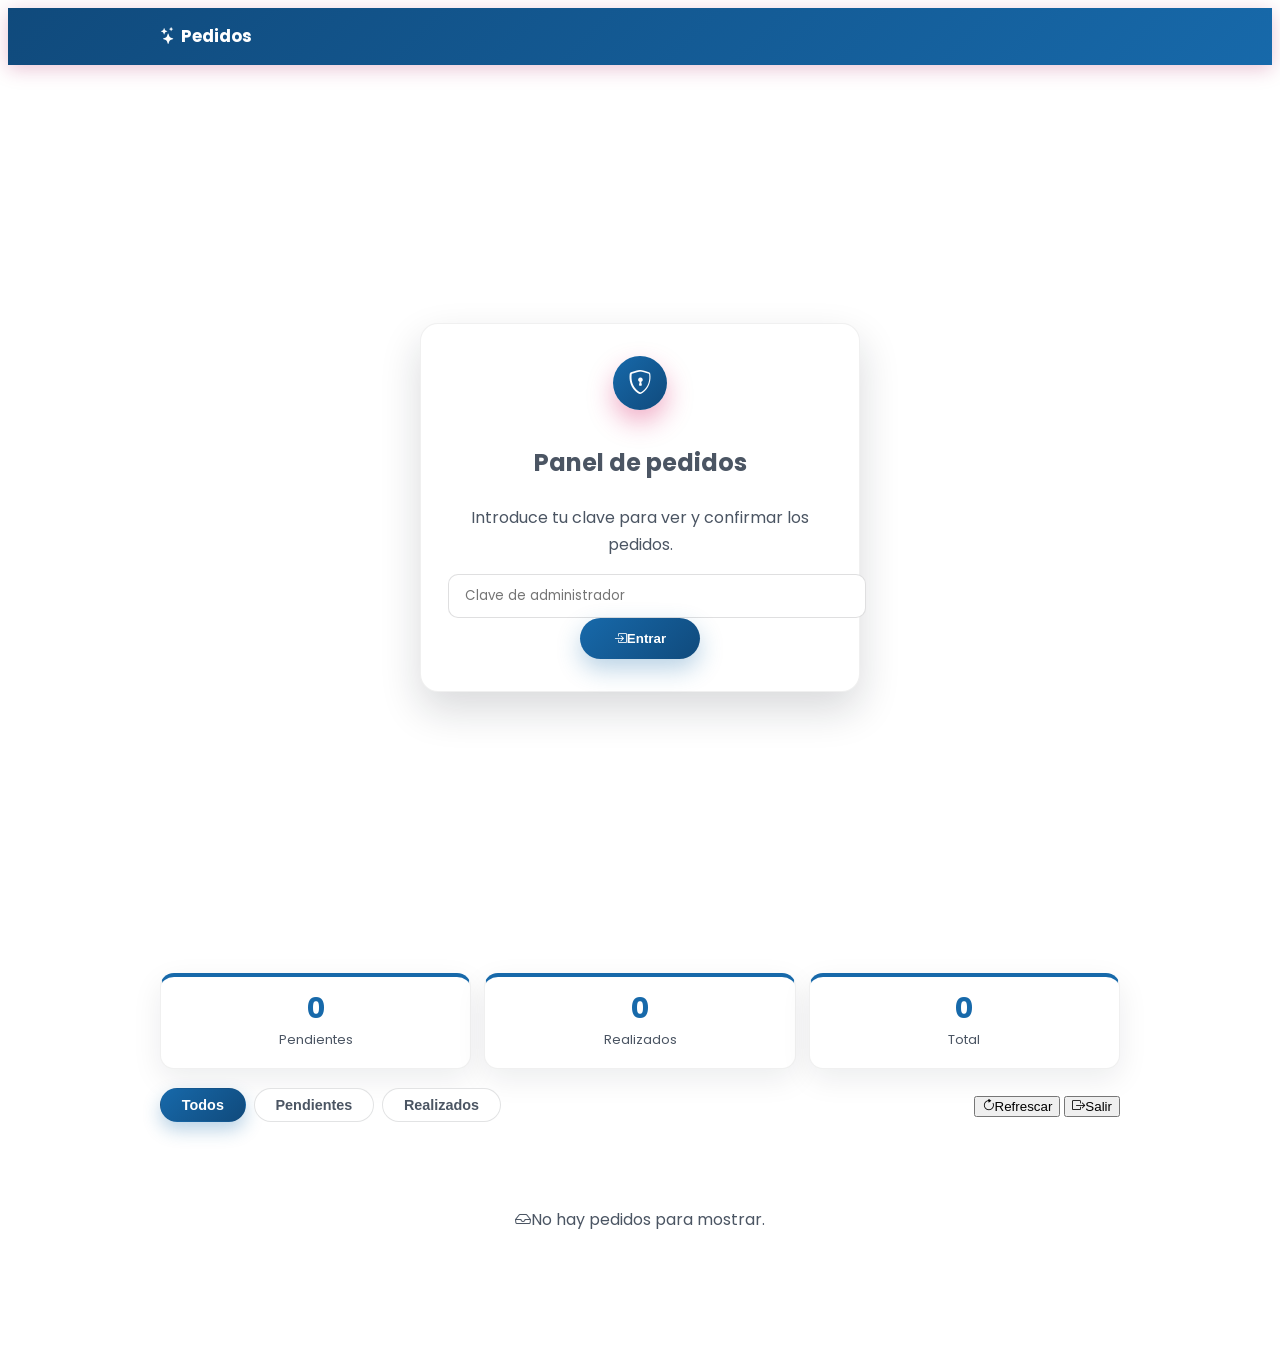
<file: admin.html>
<!DOCTYPE html>
<html lang="es">
    <head>
        <meta charset="utf-8" />
        <meta name="viewport" content="width=device-width, initial-scale=1" />
        <meta name="robots" content="noindex, nofollow" />
        <title>Panel de pedidos | Persova</title>

        <link rel="preconnect" href="https://fonts.googleapis.com" />
        <link rel="preconnect" href="https://fonts.gstatic.com" crossorigin />
        <link href="https://fonts.googleapis.com/css2?family=Poppins:wght@400;500;600;700&display=swap" rel="stylesheet" />
        <link href="https://cdn.jsdelivr.net/npm/bootstrap-icons@1.11.3/font/bootstrap-icons.css" rel="stylesheet" />
        <link href="css/catalogo.css" rel="stylesheet" />
        <link href="css/admin.css" rel="stylesheet" />
    </head>
    <body class="admin-body">
        <header class="admin-topbar">
            <div class="admin-topbar-inner">
                <span class="admin-brand"><i class="bi-stars me-1"></i> Pedidos</span>
                <span class="admin-fecha" id="admin-fecha"></span>
            </div>
        </header>

        <!-- Acceso -->
        <section class="admin-login" id="admin-login">
            <div class="admin-login-card">
                <div class="admin-login-icon"><i class="bi-shield-lock"></i></div>
                <h1 class="h5 fw-bold mb-2">Panel de pedidos</h1>
                <p class="small text-muted mb-3">Introduce tu clave para ver y confirmar los pedidos.</p>
                <form id="admin-form">
                    <input type="password" id="admin-clave" class="admin-input" placeholder="Clave de administrador" autocomplete="current-password" required />
                    <button type="submit" class="btn btn-rosa-solido w-100 mt-3"><i class="bi-box-arrow-in-right me-2"></i>Entrar</button>
                </form>
                <div class="alert alert-danger mt-3 mb-0 d-none" id="admin-error" role="alert"></div>
            </div>
        </section>

        <!-- Panel -->
        <main class="admin-panel d-none" id="admin-panel">
            <div class="admin-resumen">
                <div class="admin-stat">
                    <span class="admin-stat-num" id="stat-pendientes">0</span>
                    <span class="admin-stat-label">Pendientes</span>
                </div>
                <div class="admin-stat">
                    <span class="admin-stat-num" id="stat-realizados">0</span>
                    <span class="admin-stat-label">Realizados</span>
                </div>
                <div class="admin-stat">
                    <span class="admin-stat-num" id="stat-total">0</span>
                    <span class="admin-stat-label">Total</span>
                </div>
            </div>

            <div class="admin-acciones">
                <div class="admin-filtros">
                    <button type="button" class="filtro-btn active" data-filtro-estado="todos">Todos</button>
                    <button type="button" class="filtro-btn" data-filtro-estado="pendiente">Pendientes</button>
                    <button type="button" class="filtro-btn" data-filtro-estado="realizado">Realizados</button>
                </div>
                <div class="d-flex gap-2">
                    <button type="button" class="btn btn-outline-secondary btn-sm" id="admin-refrescar"><i class="bi-arrow-clockwise me-1"></i>Refrescar</button>
                    <button type="button" class="btn btn-outline-danger btn-sm" id="admin-salir"><i class="bi-box-arrow-right me-1"></i>Salir</button>
                </div>
            </div>

            <div class="admin-lista" id="admin-lista"></div>
            <p class="admin-vacio d-none" id="admin-vacio"><i class="bi-inbox d-block display-5 mb-2"></i>No hay pedidos para mostrar.</p>
        </main>

        <script src="js/admin.js"></script>
    </body>
</html>
</file>
<file: css/catalogo.css>
﻿/* ============================================================
   Persova - Estilos del catálogo
   Paleta: azul + blanco + negro
   ============================================================ */

:root {
    --rosa: #1769aa;
    --rosa-oscuro: #104a7c;
    --rosa-claro: #dbeeff;
    --rosa-humo: #eff7ff;
    --dorado: #1769aa;
    --dorado-oscuro: #104a7c;
    --dorado-claro: #dbeeff;
    --crema: #ffffff;
    --tinta: #111827;
    --gris-texto: #4b5563;
    --blanco: #ffffff;
    --bs-primary: #1769aa;
    --bs-primary-rgb: 23, 105, 170;
    --bs-link-color: #104a7c;
    --bs-link-hover-color: #0b3558;
    --sombra: 0 10px 30px rgba(17, 24, 39, 0.08);
    --sombra-alta: 0 18px 40px rgba(17, 24, 39, 0.16);
    --radio: 16px;
}

[hidden] {
    display: none !important;
}

* {
    -webkit-tap-highlight-color: transparent;
}

html {
    scroll-behavior: smooth;
}

body {
    background-color: var(--crema);
    font-family: 'Poppins', system-ui, sans-serif;
    color: var(--gris-texto);
    line-height: 1.7;
}

/* El tema base usa "Merriweather Sans" (no instalada): todo vuelve a Poppins */
h1,
h2,
h3,
h4,
h5,
h6,
.h1,
.h2,
.h3,
.h4,
.h5,
.h6 {
    font-family: 'Poppins', system-ui, sans-serif;
}

/* Los anclajes del menú no deben quedar tapados bajo la barra fija */
section[id],
header.masthead {
    scroll-margin-top: 4.5rem;
}

img {
    max-width: 100%;
}

/* Accesibilidad: foco visible en todo lo interactivo */
a:focus-visible,
button:focus-visible {
    outline: 3px solid var(--rosa);
    outline-offset: 2px;
    border-radius: 6px;
}

/* --------------------------- NAVEGACIÓN --------------------------- */

#mainNav {
    background-color: rgba(255, 255, 255, 0.96);
    backdrop-filter: blur(8px);
    box-shadow: 0 2px 14px rgba(17, 24, 39, 0.07);
    transition: padding 0.3s ease, box-shadow 0.3s ease;
}

#mainNav .navbar-brand {
    font-family: 'Poppins', system-ui, sans-serif;
    color: var(--tinta) !important;
    font-weight: 700;
    letter-spacing: 0.02em;
}

#mainNav .navbar-brand i {
    color: var(--dorado);
}

#mainNav .navbar-nav .nav-item .nav-link,
#mainNav.navbar-shrink .navbar-nav .nav-item .nav-link {
    font-family: 'Poppins', system-ui, sans-serif;
    color: var(--tinta) !important;
    font-weight: 500;
    position: relative;
    padding-left: 0.25rem;
    padding-right: 0.25rem;
}

#mainNav .navbar-nav .nav-item .nav-link::after {
    content: "";
    position: absolute;
    left: 0;
    bottom: 0.15rem;
    width: 0;
    height: 2px;
    background: var(--rosa);
    border-radius: 2px;
    transition: width 0.25s ease;
}

/* Reemplaza el color de interacción naranja del tema base. */
#mainNav .navbar-nav .nav-item .nav-link:hover,
#mainNav .navbar-nav .nav-item .nav-link:active,
#mainNav .navbar-nav .nav-item .nav-link.active,
#mainNav.navbar-shrink .navbar-nav .nav-item .nav-link:hover,
#mainNav.navbar-shrink .navbar-nav .nav-item .nav-link.active,
#mainNav .navbar-nav .nav-item .nav-link:focus-visible {
    color: var(--rosa) !important;
}

#mainNav .navbar-nav .nav-item .nav-link:hover::after,
#mainNav .navbar-nav .nav-item .nav-link.active::after {
    width: 100%;
}

.navbar-toggler {
    border: none;
    color: var(--tinta);
}

/* CTA de WhatsApp dentro del menú */
#mainNav .navbar-nav .nav-item .nav-link.nav-whatsapp,
#mainNav.navbar-shrink .navbar-nav .nav-item .nav-link.nav-whatsapp {
    background: linear-gradient(135deg, var(--rosa), var(--rosa-oscuro));
    color: var(--blanco) !important;
    border-radius: 999px;
    padding: 0.45rem 1.1rem;
    margin-top: 0.15rem;
    box-shadow: 0 6px 14px rgba(23, 105, 170, 0.3);
}

#mainNav .navbar-nav .nav-item .nav-link.nav-whatsapp::after {
    display: none;
}

#mainNav .navbar-nav .nav-item .nav-link.nav-whatsapp:hover,
#mainNav .navbar-nav .nav-item .nav-link.nav-whatsapp.active,
#mainNav.navbar-shrink .navbar-nav .nav-item .nav-link.nav-whatsapp:hover {
    background: linear-gradient(135deg, var(--rosa-oscuro), #0b3558);
    color: var(--blanco) !important;
}

.btn-carrito-nav {
    background: transparent;
    border: 0;
    cursor: pointer;
}

.carrito-cantidad {
    display: inline-grid;
    place-items: center;
    min-width: 1.35rem;
    height: 1.35rem;
    padding: 0 0.3rem;
    color: var(--blanco);
    background: var(--rosa);
    border-radius: 999px;
    font-size: 0.75rem;
    font-weight: 700;
}

@media (max-width: 991.98px) {
    #mainNav .navbar-nav .nav-item .nav-link.nav-whatsapp {
        display: inline-block;
        text-align: center;
        margin-top: 0.6rem;
    }
}

/* --------------------------- HERO / MASTHEAD --------------------------- */

header.masthead {
    position: relative;
    display: flex;
    align-items: center;
    overflow-x: clip;
    min-height: calc(100vh - 5rem);
    padding-top: 5.5rem;
    padding-bottom: 3.5rem;
    text-align: center;
    color: var(--blanco);
    background: linear-gradient(135deg, #0b3558 0%, #1769aa 58%, #104a7c 100%);
    background-position: center;
    background-repeat: no-repeat;
    background-size: cover;
}

header.masthead::before {
    position: absolute;
    inset: 0;
    content: "";
    background: url("../assets/img/bg-masthead.jpg") center / min(78%, 860px) auto no-repeat;
    mix-blend-mode: screen;
    opacity: 0.45;
    pointer-events: none;
}

header.masthead::after {
    position: absolute;
    inset: 0;
    content: "";
    background:
        radial-gradient(ellipse at 18% 28%, rgba(108, 198, 255, 0.3), transparent 34%),
        radial-gradient(ellipse at 82% 72%, rgba(255, 255, 255, 0.2), transparent 32%);
    background-size: 150% 150%;
    pointer-events: none;
}

@media (prefers-reduced-motion: no-preference) {
    header.masthead::before {
        animation: imagen-principal-respirar 12s ease-in-out infinite alternate;
    }

    header.masthead::after {
        animation: luces-principales-mover 9s ease-in-out infinite alternate;
    }
}

@keyframes imagen-principal-respirar {
    from {
        opacity: 0.35;
        transform: scale(1);
    }

    to {
        opacity: 0.55;
        transform: scale(1.07);
    }
}

@keyframes luces-principales-mover {
    from {
        background-position: 0% 50%;
        opacity: 0.45;
    }

    to {
        background-position: 100% 50%;
        opacity: 0.9;
    }
}

header.masthead > .container {
    position: relative;
    z-index: 1;
}

header.masthead > .hero-scroll {
    z-index: 1;
}

header.masthead .hero-kicker {
    display: inline-block;
    padding: 0.4rem 1.1rem;
    margin-bottom: 0.9rem;
    font-size: 0.78rem;
    font-weight: 600;
    letter-spacing: 0.18em;
    text-transform: uppercase;
    color: var(--blanco);
    background: rgba(8, 20, 36, 0.45);
    border: 1px solid rgba(255, 255, 255, 0.65);
    border-radius: 999px;
    text-shadow: 0 1px 8px rgba(0, 0, 0, 0.6);
}

header.masthead h1 {
    color: var(--blanco);
    font-weight: 700;
    font-size: clamp(2.2rem, 5vw, 3.6rem);
    line-height: 1.15;
    text-shadow: 0 3px 22px rgba(0, 0, 0, 0.55);
}

header.masthead .hero-sub {
    max-width: 42rem;
    margin: 0.8rem auto 1.2rem;
    font-size: clamp(1rem, 2vw, 1.2rem);
    color: #ffffff;
    text-shadow: 0 2px 14px rgba(0, 0, 0, 0.5);
}

@media (prefers-reduced-motion: no-preference) {
    header.masthead .hero-kicker,
    header.masthead h1,
    header.masthead .hero-sub,
    header.masthead .hero-producto {
        animation: hero-entrada 0.75s cubic-bezier(0.2, 0.7, 0.25, 1) both;
    }

    header.masthead h1 {
        animation-delay: 100ms;
    }

    header.masthead .hero-sub {
        animation-delay: 180ms;
    }

    header.masthead .hero-producto:nth-child(1) {
        animation-delay: 260ms;
    }

    header.masthead .hero-producto:nth-child(2) {
        animation-delay: 340ms;
    }

    header.masthead .hero-producto:nth-child(3) {
        animation-delay: 420ms;
    }

    header.masthead .hero-kicker {
        animation-name: hero-entrada, kicker-brillo;
        animation-duration: 0.75s, 3s;
        animation-delay: 0s, 1s;
        animation-timing-function: cubic-bezier(0.2, 0.7, 0.25, 1), ease-in-out;
        animation-iteration-count: 1, infinite;
    }

    header.masthead .hero-producto {
        animation-name: hero-entrada, tarjeta-flotante;
        animation-duration: 0.75s, 5s;
        animation-timing-function: cubic-bezier(0.2, 0.7, 0.25, 1), ease-in-out;
        animation-iteration-count: 1, infinite;
    }

    header.masthead .hero-producto:nth-child(1) {
        animation-delay: 260ms, 1s;
    }

    header.masthead .hero-producto:nth-child(2) {
        animation-delay: 340ms, 1.4s;
    }

    header.masthead .hero-producto:nth-child(3) {
        animation-delay: 420ms, 1.8s;
    }
}

@keyframes hero-entrada {
    from {
        opacity: 0;
        transform: translateY(22px);
    }

    to {
        opacity: 1;
        transform: translateY(0);
    }
}

@keyframes kicker-brillo {
    0%,
    100% {
        box-shadow: 0 0 0 rgba(255, 255, 255, 0);
    }

    50% {
        box-shadow: 0 0 22px rgba(255, 255, 255, 0.45);
    }
}

@keyframes tarjeta-flotante {
    0%,
    100% {
        transform: translateY(0);
    }

    50% {
        transform: translateY(-9px);
    }
}

.hero-productos {
    display: grid;
    grid-template-columns: repeat(3, minmax(0, 1fr));
    gap: 1rem;
    max-width: 46rem;
    margin: 0 auto;
}

.hero-producto {
    position: relative;
    height: 150px;
    margin: 0;
    overflow: hidden;
    border: 1px solid rgba(255, 255, 255, 0.5);
    border-radius: 14px;
    background: rgba(255, 255, 255, 0.12);
    box-shadow: 0 10px 24px rgba(0, 0, 0, 0.2);
}

.hero-producto::after {
    position: absolute;
    inset: 0;
    content: "";
    background: linear-gradient(110deg, transparent 20%, rgba(255, 255, 255, 0.35) 48%, transparent 76%);
    opacity: 0;
    pointer-events: none;
}

@media (prefers-reduced-motion: no-preference) {
    .hero-producto::after {
        animation: destello-tarjeta 5.5s ease-in-out infinite;
    }

    .hero-producto:nth-child(2)::after {
        animation-delay: 1.1s;
    }

    .hero-producto:nth-child(3)::after {
        animation-delay: 2.2s;
    }
}

@keyframes destello-tarjeta {
    0%,
    55%,
    100% {
        opacity: 0;
        transform: translateX(-100%);
    }

    65% {
        opacity: 1;
    }

    80% {
        opacity: 0;
        transform: translateX(100%);
    }
}

.hero-producto img {
    display: block;
    width: 100%;
    height: 100%;
    object-fit: cover;
    transition: transform 0.35s ease;
}

.hero-producto:hover img {
    transform: scale(1.05);
}

.hero-producto figcaption {
    position: absolute;
    right: 0;
    bottom: 0;
    left: 0;
    padding: 0.45rem 0.6rem;
    color: var(--blanco);
    background: linear-gradient(transparent, rgba(8, 20, 36, 0.88));
    font-size: 0.85rem;
    font-weight: 600;
    text-align: left;
}

header.masthead .btn {
    border-radius: 999px;
    padding: 0.8rem 2rem;
    font-weight: 600;
}

.hero-scroll {
    position: absolute;
    left: 50%;
    bottom: 1.6rem;
    transform: translateX(-50%);
    color: rgba(255, 255, 255, 0.85);
    font-size: 1.5rem;
    animation: rebote 1.8s ease-in-out infinite;
}

.hero-scroll:hover {
    color: var(--blanco);
}

@keyframes rebote {

    0%,
    100% {
        transform: translate(-50%, 0);
    }

    50% {
        transform: translate(-50%, 8px);
    }
}

/* --------------------------- BOTONES --------------------------- */

.btn-rosa {
    background-color: var(--blanco);
    color: var(--rosa-oscuro);
    border: none;
    font-weight: 600;
    transition: transform 0.2s ease, box-shadow 0.2s ease, background-color 0.2s ease;
}

.btn-rosa:hover {
    background-color: var(--dorado-claro);
    color: var(--tinta);
    transform: translateY(-2px);
    box-shadow: var(--sombra-alta);
}

.btn-rosa-solido {
    background: linear-gradient(135deg, var(--rosa), var(--rosa-oscuro));
    color: var(--blanco) !important;
    border: none;
    border-radius: 999px;
    padding: 0.8rem 2.1rem;
    font-weight: 600;
    box-shadow: 0 10px 24px rgba(23, 105, 170, 0.3);
    transition: transform 0.2s ease, box-shadow 0.2s ease;
}

.btn-rosa-solido:hover {
    transform: translateY(-2px);
    box-shadow: 0 16px 30px rgba(16, 74, 124, 0.4);
    color: var(--blanco) !important;
}

.btn-ghost {
    border: 2px solid rgba(255, 255, 255, 0.8);
    color: var(--blanco);
    background: transparent;
}

.btn-ghost:hover {
    background: var(--blanco);
    color: var(--rosa-oscuro);
    border-color: var(--blanco);
}

.btn-whatsapp {
    background-color: var(--rosa);
    color: var(--blanco) !important;
    border: none;
    font-weight: 600;
    transition: background-color 0.2s ease, transform 0.2s ease;
}

.btn-whatsapp:hover {
    background-color: var(--rosa-oscuro);
    color: var(--blanco) !important;
    transform: translateY(-1px);
}

.btn-agregar-carrito {
    width: 100%;
    padding: 0.65rem;
    color: var(--blanco) !important;
    background: linear-gradient(135deg, var(--rosa), var(--rosa-oscuro));
    border: 0;
    border-radius: 10px;
    font-weight: 600;
    text-align: center;
    text-decoration: none;
    transition: transform 0.2s ease, box-shadow 0.2s ease;
}

.btn-agregar-carrito:hover,
.btn-agregar-carrito:focus-visible {
    color: var(--blanco) !important;
    background: linear-gradient(135deg, var(--rosa-oscuro), #0b3558);
    transform: translateY(-1px);
    box-shadow: var(--sombra);
}

/* --------------------------- TÍTULOS DE SECCIÓN --------------------------- */

.section-kicker {
    font-size: 0.78rem;
    font-weight: 700;
    letter-spacing: 0.2em;
    text-transform: uppercase;
    color: var(--dorado-oscuro);
}

.section-title {
    color: var(--tinta);
    font-weight: 700;
}

.divider-oro {
    width: 4rem;
    height: 3px;
    border: 0;
    border-radius: 999px;
    margin: 1rem auto 1.25rem;
    background: var(--rosa);
    opacity: 1;
}

/* --------------------------- FILOSOFÍA --------------------------- */

#filosofia {
    background:
        radial-gradient(circle at 10% 0%, var(--rosa-humo), transparent 45%),
        var(--blanco);
}

.value-card {
    height: 100%;
    background: var(--blanco);
    border: 1px solid rgba(17, 24, 39, 0.06);
    border-top: 4px solid var(--rosa);
    border-radius: var(--radio);
    padding: 1.8rem;
    box-shadow: var(--sombra);
    transition: transform 0.35s cubic-bezier(0.2, 0.7, 0.25, 1), box-shadow 0.35s ease;
}

.value-card:hover {
    transform: translateY(-6px);
    box-shadow: var(--sombra-alta);
}

.value-card .value-icon {
    display: inline-flex;
    align-items: center;
    justify-content: center;
    width: 3rem;
    height: 3rem;
    margin-bottom: 1rem;
    font-size: 1.4rem;
    color: var(--rosa);
    background: var(--rosa-humo);
    border-radius: 12px;
}

.value-card h3 {
    color: var(--tinta);
    font-size: 1.1rem;
    font-weight: 700;
    margin-bottom: 0.6rem;
}

.value-list {
    list-style: none;
    padding: 0;
    margin: 0;
}

.value-list li {
    position: relative;
    padding-left: 1.6rem;
    margin-bottom: 0.8rem;
}

.value-list li::before {
    content: "\f26c";
    font-family: "bootstrap-icons";
    position: absolute;
    left: 0;
    top: 0;
    color: var(--dorado-oscuro);
}

.value-list strong {
    color: var(--tinta);
}

.principio-box {
    background: linear-gradient(135deg, var(--rosa-humo), var(--rosa-claro));
    border: 1px dashed var(--dorado);
    border-radius: var(--radio);
    padding: 1.8rem;
}

/* --------------------------- CATÁLOGO --------------------------- */

#catalogo {
    background:
        linear-gradient(rgba(255, 255, 255, 0.94), rgba(255, 255, 255, 0.94)),
        repeating-linear-gradient(45deg, var(--rosa-humo) 0 12px, var(--crema) 12px 24px);
}

.filtros {
    display: flex;
    flex-wrap: wrap;
    justify-content: center;
    gap: 0.6rem;
    margin-bottom: 2.2rem;
}

.filtro-btn {
    border: 1.5px solid rgba(17, 24, 39, 0.12);
    background: var(--blanco);
    color: var(--gris-texto);
    font-weight: 600;
    font-size: 0.9rem;
    padding: 0.5rem 1.3rem;
    border-radius: 999px;
    cursor: pointer;
    transition: all 0.2s ease;
}

.filtro-btn:hover {
    border-color: var(--rosa);
    color: var(--rosa);
}

.filtro-btn.active {
    background: linear-gradient(135deg, var(--rosa), var(--rosa-oscuro));
    border-color: transparent;
    color: var(--blanco);
    box-shadow: 0 8px 18px rgba(23, 105, 170, 0.3);
}

.resultado-contador {
    text-align: center;
    font-size: 0.9rem;
    color: var(--gris-texto);
    margin-bottom: 1.5rem;
}

.producto-detalle {
    scroll-margin-top: 6rem;
    margin: 0 0 2rem;
}

@media (prefers-reduced-motion: no-preference) {
    .producto-detalle:not([hidden]) .producto-detalle-contenido {
        animation: detalle-entrada 0.5s cubic-bezier(0.2, 0.7, 0.25, 1) both;
    }
}

@keyframes detalle-entrada {
    from {
        opacity: 0;
        transform: translateY(20px) scale(0.985);
    }

    to {
        opacity: 1;
        transform: translateY(0) scale(1);
    }
}

.producto-detalle-contenido {
    display: grid;
    grid-template-columns: minmax(0, 1fr) minmax(0, 1fr);
    gap: clamp(1.5rem, 4vw, 3rem);
    align-items: center;
    padding: clamp(1.25rem, 4vw, 2.5rem);
    background: var(--blanco);
    border: 1px solid rgba(17, 24, 39, 0.08);
    border-radius: var(--radio);
    box-shadow: var(--sombra-alta);
}

.producto-detalle-imagen {
    display: block;
    width: 100%;
    height: clamp(240px, 38vw, 420px);
    object-fit: contain;
    background: var(--rosa-humo);
    border-radius: 14px;
}

.producto-detalle-informacion {
    display: flex;
    flex-direction: column;
    align-items: flex-start;
}

.producto-detalle-titulo {
    margin: 1rem 0 0.6rem;
    color: var(--tinta);
    font-weight: 700;
}

.producto-detalle-descripcion {
    color: var(--gris-texto);
}

.producto-detalle-precio {
    margin: 0 0 1rem;
    color: var(--rosa);
    font-size: 1.5rem;
    font-weight: 700;
}

.btn-volver-catalogo {
    margin-bottom: 1rem;
    padding: 0.5rem 0;
    color: var(--rosa);
    background: transparent;
    border: 0;
    font-weight: 600;
    cursor: pointer;
}

.btn-volver-catalogo:hover,
.btn-volver-catalogo:focus-visible {
    color: var(--rosa-oscuro);
    text-decoration: underline;
}

.btn-detalle-agregar,
.btn-ver-producto {
    width: 100%;
    border-radius: 10px;
    padding: 0.6rem;
    font-weight: 600;
}

.btn-detalle-agregar {
    color: var(--blanco);
    background: linear-gradient(135deg, var(--rosa), var(--rosa-oscuro));
    border: 0;
}

.btn-detalle-agregar:hover,
.btn-detalle-agregar:focus-visible {
    color: var(--blanco);
    background: linear-gradient(135deg, var(--rosa-oscuro), #0b3558);
}

.btn-ver-producto {
    margin-top: 0.6rem;
    color: var(--rosa);
    background: var(--blanco);
    border: 1px solid var(--rosa);
}

.btn-ver-producto:hover,
.btn-ver-producto:focus-visible {
    color: var(--blanco);
    background: var(--rosa);
}

.relacionados-titulo {
    margin: 0 0 1rem;
    text-align: center;
}

.relacionados-titulo h3 {
    margin-bottom: 0.25rem;
    color: var(--tinta);
    font-size: 1.35rem;
    font-weight: 700;
}

.relacionados-titulo p {
    margin: 0;
    color: var(--gris-texto);
}

.animacion-revelar {
    opacity: 0;
    transform: translateY(24px);
    transition: opacity 0.65s ease var(--retraso-animacion, 0ms),
        transform 0.65s cubic-bezier(0.2, 0.7, 0.25, 1) var(--retraso-animacion, 0ms);
}

.animacion-revelar.animacion-visible {
    opacity: 1;
    transform: translateY(0);
}

/* Estado inicial: aún no se ha elegido categoría */
.resultado-contador.esperando {
    display: inline-block;
    margin-left: auto;
    margin-right: auto;
    padding: 0.75rem 1.4rem;
    font-weight: 600;
    color: var(--tinta);
    background: rgba(219, 238, 255, 0.65);
    border: 1.5px dashed var(--rosa);
    border-radius: 12px;
}

/* Con JS las tarjetas siguen el filtro activo; el filtro inicial muestra todas.
   Sin JS (o si el script falla) se ven todos los productos. */
html.js .producto {
    display: none;
}

html.js .producto.mostrar {
    display: block;
    animation: aparece 0.35s ease both;
}

html.js .producto.mostrar:nth-child(6n + 1) {
    animation-delay: 0ms;
}

html.js .producto.mostrar:nth-child(6n + 2) {
    animation-delay: 55ms;
}

html.js .producto.mostrar:nth-child(6n + 3) {
    animation-delay: 110ms;
}

html.js .producto.mostrar:nth-child(6n + 4) {
    animation-delay: 165ms;
}

html.js .producto.mostrar:nth-child(6n + 5) {
    animation-delay: 220ms;
}

html.js .producto.mostrar:nth-child(6n) {
    animation-delay: 275ms;
}

@keyframes aparece {
    from {
        opacity: 0;
        transform: translateY(14px);
    }

    to {
        opacity: 1;
        transform: translateY(0);
    }
}

.product-card {
    display: flex;
    flex-direction: column;
    background: var(--blanco);
    border: 1px solid rgba(17, 24, 39, 0.06);
    border-radius: var(--radio);
    overflow: hidden;
    box-shadow: var(--sombra);
    cursor: pointer;
    transition: transform 0.35s cubic-bezier(0.2, 0.7, 0.25, 1), box-shadow 0.35s ease;
}

.product-card:hover {
    transform: translateY(-6px);
    box-shadow: var(--sombra-alta);
}

.product-img-wrap {
    position: relative;
    overflow: hidden;
    background: var(--rosa-humo);
}

.product-img {
    display: block;
    width: 100%;
    height: 230px;
    object-fit: contain;
    padding: 0.5rem;
    transition: transform 0.4s ease;
}

.product-card:hover .product-img {
    transform: scale(1.05);
}

.product-num {
    position: absolute;
    top: 0.7rem;
    left: 0.7rem;
    background: rgba(17, 24, 39, 0.78);
    color: var(--blanco);
    font-size: 0.72rem;
    font-weight: 600;
    padding: 0.2rem 0.6rem;
    border-radius: 999px;
    backdrop-filter: blur(3px);
}

.badge-category {
    display: inline-block;
    background: var(--rosa-humo);
    color: var(--rosa);
    font-size: 0.72rem;
    font-weight: 700;
    letter-spacing: 0.04em;
    text-transform: uppercase;
    padding: 0.32rem 0.8rem;
    border-radius: 999px;
}

.product-price {
    color: var(--rosa);
    font-size: 1.3rem;
    font-weight: 700;
}

.product-price .moneda {
    font-size: 0.85rem;
    font-weight: 600;
    color: var(--dorado-oscuro);
    margin-right: 0.15rem;
}

.product-card .btn-whatsapp {
    width: 100%;
    border-radius: 10px;
    padding: 0.6rem;
}

.btn,
.filtro-btn,
.btn-detalle-agregar,
.btn-ver-producto,
.btn-volver-catalogo {
    transition: transform 0.2s ease, box-shadow 0.2s ease, background-color 0.2s ease, color 0.2s ease;
}

.btn:hover,
.filtro-btn:hover,
.btn-detalle-agregar:hover,
.btn-ver-producto:hover {
    transform: translateY(-2px);
}

.btn:active,
.filtro-btn:active,
.btn-detalle-agregar:active,
.btn-ver-producto:active {
    transform: translateY(0) scale(0.98);
}

@media (max-width: 767.98px) {
    .producto-detalle-contenido {
        grid-template-columns: minmax(0, 1fr);
    }

    .producto-detalle-imagen {
        height: min(72vw, 340px);
    }
}

.vacio-msg {
    display: none;
    text-align: center;
    color: var(--gris-texto);
    padding: 2.5rem 1rem;
}

.vacio-msg.visible {
    display: block;
}

/* --------------------------- CONTACTO --------------------------- */

#contacto {
    background:
        linear-gradient(135deg, rgba(11, 53, 88, 0.94), rgba(23, 105, 170, 0.9)),
        url("../assets/img/bg-masthead.jpg");
    background-position: center;
    background-size: cover;
    background-attachment: fixed;
    color: var(--blanco);
}

#contacto .section-title,
#contacto h2 {
    color: var(--blanco);
}

#contacto p {
    color: rgba(255, 255, 255, 0.9);
}

.contacto-datos {
    display: flex;
    flex-wrap: wrap;
    justify-content: center;
    gap: 1rem 2rem;
    margin-top: 1.6rem;
    font-size: 0.95rem;
    color: rgba(255, 255, 255, 0.92);
}

.contacto-datos i {
    color: var(--blanco);
    margin-right: 0.4rem;
}

/* --------------------------- FOOTER --------------------------- */

footer {
    background: var(--tinta);
    color: rgba(255, 255, 255, 0.75);
}

footer .footer-brand {
    color: var(--blanco);
    font-weight: 700;
}

footer .footer-brand i {
    color: var(--dorado);
}

footer a {
    color: rgba(255, 255, 255, 0.75);
    text-decoration: none;
    transition: color 0.2s ease;
}

footer a:hover {
    color: var(--dorado-claro);
}

.footer-links {
    list-style: none;
    padding: 0;
    margin: 0;
}

.footer-links li {
    margin-bottom: 0.4rem;
}

/* --------------------------- CARRITO --------------------------- */

.carrito-modal {
    border: 0;
    border-radius: 18px;
    overflow: hidden;
}

.carrito-modal .modal-header {
    color: var(--blanco);
    background: linear-gradient(135deg, var(--rosa-oscuro), var(--rosa));
}

.carrito-modal .modal-title {
    font-weight: 700;
}

.carrito-items {
    display: grid;
    gap: 0.8rem;
}

.carrito-item {
    display: grid;
    grid-template-columns: 4.5rem minmax(0, 1fr) auto;
    align-items: center;
    gap: 0.8rem;
    padding: 0.7rem;
    border: 1px solid rgba(17, 24, 39, 0.1);
    border-radius: 12px;
}

.carrito-item img {
    width: 4.5rem;
    height: 4.5rem;
    object-fit: cover;
    border-radius: 8px;
}

.carrito-item-info {
    display: grid;
    gap: 0.2rem;
    min-width: 0;
}

.carrito-item-info strong {
    color: var(--tinta);
    font-size: 0.9rem;
}

.carrito-item-info span {
    color: var(--gris-texto);
    font-size: 0.85rem;
}

.carrito-controles {
    display: flex;
    align-items: center;
    gap: 0.55rem;
    font-weight: 600;
}

.carrito-cantidad-btn {
    width: 2rem;
    height: 2rem;
    border: 1px solid var(--rosa);
    border-radius: 50%;
    color: var(--rosa-oscuro);
    background: var(--blanco);
    font-size: 1.1rem;
    line-height: 1;
}

.carrito-cantidad-btn:hover {
    color: var(--blanco);
    background: var(--rosa);
}

.carrito-vacio {
    padding: 1rem 0;
    color: var(--gris-texto);
    text-align: center;
}

.carrito-total {
    display: flex;
    justify-content: space-between;
    gap: 1rem;
    margin-top: 1.2rem;
    padding-top: 1rem;
    border-top: 1px solid rgba(17, 24, 39, 0.12);
    color: var(--tinta);
}

.carrito-total strong {
    color: var(--rosa-oscuro);
    font-size: 1.15rem;
}

/* --------------------------- BOTÓN SUBIR --------------------------- */

#btn-subir {
    position: fixed;
    right: 1.2rem;
    bottom: 1.2rem;
    z-index: 1030;
    width: 2.9rem;
    height: 2.9rem;
    display: grid;
    place-items: center;
    border: none;
    border-radius: 50%;
    background: linear-gradient(135deg, var(--rosa), var(--rosa-oscuro));
    color: var(--blanco);
    font-size: 1.2rem;
    box-shadow: 0 10px 24px rgba(23, 105, 170, 0.35);
    opacity: 0;
    visibility: hidden;
    transform: translateY(12px);
    transition: all 0.25s ease;
    cursor: pointer;
}

#btn-subir.visible {
    opacity: 1;
    visibility: visible;
    transform: translateY(0);
}

#btn-subir:hover {
    background: linear-gradient(135deg, var(--rosa-oscuro), var(--rosa));
}

/* --------------------------- RESPONSIVE --------------------------- */

@media (max-width: 767.98px) {
    header.masthead {
        min-height: calc(100vh - 4.5rem);
        padding: 5rem 0 3rem;
    }

    .hero-productos {
        gap: 0.55rem;
    }

    .hero-producto {
        height: 125px;
        border-radius: 10px;
    }

    .hero-producto figcaption {
        padding: 0.4rem;
        font-size: 0.7rem;
    }

    .carrito-item {
        grid-template-columns: 3.5rem minmax(0, 1fr);
    }

    .carrito-item img {
        width: 3.5rem;
        height: 3.5rem;
    }

    .carrito-controles {
        grid-column: 2;
        justify-content: flex-start;
    }

    #contacto {
        background-attachment: scroll;
    }

    .product-img {
        height: 210px;
    }
}

/* Respeta a quienes prefieren menos animación */
@media (prefers-reduced-motion: reduce) {

    html {
        scroll-behavior: auto;
    }

    *,
    *::before,
    *::after {
        animation-duration: 0.001ms !important;
        animation-iteration-count: 1 !important;
        transition-duration: 0.001ms !important;
    }
}
</file>
<file: css/chatbot.css>
/* ============================================================
   Chat de atención - Persova
   ============================================================ */

#chat-abrir {
    position: fixed;
    left: 1.2rem;
    bottom: 1.2rem;
    z-index: 1045;
    display: inline-flex;
    align-items: center;
    gap: 0.5rem;
    border: none;
    border-radius: 999px;
    padding: 0.85rem 1.4rem;
    font-family: 'Poppins', system-ui, sans-serif;
    font-size: 0.95rem;
    font-weight: 600;
    color: #fff;
    background: linear-gradient(135deg, var(--rosa), var(--rosa-oscuro));
    box-shadow: 0 12px 28px rgba(23, 105, 170, 0.35);
    cursor: pointer;
    transition: transform 0.2s ease, box-shadow 0.2s ease;
}

#chat-abrir:hover {
    transform: translateY(-3px);
    box-shadow: 0 18px 34px rgba(16, 74, 124, 0.4);
}

/* Se oculta mientras la ventana está abierta */
#chat-abrir[hidden] {
    display: none;
}

#chat-abrir i {
    font-size: 1.3rem;
}

/* --------------------------- VENTANA --------------------------- */

.chat-ventana {
    position: fixed;
    left: 1.2rem;
    bottom: 1.2rem;
    z-index: 1050;
    display: flex;
    flex-direction: column;
    width: min(24rem, calc(100vw - 2.4rem));
    height: min(34rem, calc(100dvh - 3rem));
    background: var(--crema);
    border-radius: 18px;
    overflow: hidden;
    box-shadow: 0 24px 60px rgba(17, 24, 39, 0.35);
    opacity: 0;
    visibility: hidden;
    transform: translateY(18px) scale(0.98);
    transition: opacity 0.25s ease, transform 0.25s ease, visibility 0.25s;
}

.chat-ventana.visible {
    opacity: 1;
    visibility: visible;
    transform: translateY(0) scale(1);
}

/* Encabezado */
.chat-header {
    display: flex;
    align-items: center;
    gap: 0.75rem;
    padding: 0.9rem 1rem;
    color: #fff;
    background: linear-gradient(135deg, var(--rosa-oscuro), var(--rosa));
}

.chat-avatar {
    display: grid;
    place-items: center;
    width: 2.4rem;
    height: 2.4rem;
    flex: 0 0 2.4rem;
    border-radius: 50%;
    background: rgba(255, 255, 255, 0.22);
    border: 1px solid rgba(255, 255, 255, 0.45);
    font-size: 1.1rem;
}

.chat-titulo {
    font-weight: 700;
    font-size: 0.98rem;
    line-height: 1.2;
}

.chat-estado {
    font-size: 0.75rem;
    color: rgba(255, 255, 255, 0.88);
}

.chat-estado::before {
    content: "";
    display: inline-block;
    width: 0.5rem;
    height: 0.5rem;
    margin-right: 0.35rem;
    border-radius: 50%;
    background: var(--rosa-claro);
    vertical-align: middle;
}

.chat-cerrar {
    margin-left: auto;
    border: none;
    background: transparent;
    color: #fff;
    font-size: 1.05rem;
    padding: 0.35rem;
    border-radius: 8px;
    cursor: pointer;
}

.chat-cerrar:hover {
    background: rgba(255, 255, 255, 0.18);
}

/* Mensajes */
.chat-mensajes {
    flex: 1;
    overflow-y: auto;
    padding: 1rem 0.9rem;
    display: flex;
    flex-direction: column;
    gap: 0.6rem;
    background:
        radial-gradient(circle at 15% 10%, rgba(23, 105, 170, 0.06), transparent 55%),
        var(--crema);
}

.chat-msg {
    max-width: 85%;
    padding: 0.6rem 0.9rem;
    border-radius: 14px;
    font-size: 0.9rem;
    line-height: 1.55;
    white-space: pre-line;
    animation: msgIn 0.25s ease both;
}

@keyframes msgIn {
    from {
        opacity: 0;
        transform: translateY(8px);
    }

    to {
        opacity: 1;
        transform: translateY(0);
    }
}

.chat-bot {
    align-self: flex-start;
    background: #fff;
    color: var(--tinta);
    border: 1px solid rgba(17, 24, 39, 0.07);
    border-bottom-left-radius: 4px;
    box-shadow: 0 4px 12px rgba(17, 24, 39, 0.06);
}

.chat-tu {
    align-self: flex-end;
    background: linear-gradient(135deg, var(--rosa), var(--rosa-oscuro));
    color: #fff;
    border-bottom-right-radius: 4px;
}

/* Burbuja de "escribiendo" */
.chat-typing {
    display: inline-flex;
    gap: 0.3rem;
    align-items: center;
    padding: 0.75rem 0.95rem;
}

.chat-typing span {
    width: 0.45rem;
    height: 0.45rem;
    border-radius: 50%;
    background: var(--rosa);
    animation: punto 1.1s infinite ease-in-out;
}

.chat-typing span:nth-child(2) {
    animation-delay: 0.15s;
}

.chat-typing span:nth-child(3) {
    animation-delay: 0.3s;
}

@keyframes punto {

    0%,
    60%,
    100% {
        opacity: 0.3;
        transform: translateY(0);
    }

    30% {
        opacity: 1;
        transform: translateY(-3px);
    }
}

.chat-msg p {
    margin: 0 0 0.5rem;
}

.chat-msg p:last-child {
    margin-bottom: 0;
}

.chat-wa {
    display: inline-flex;
    align-items: center;
    border-radius: 10px;
    padding: 0.55rem 1.1rem;
    font-size: 0.88rem;
    text-decoration: none;
}

/* Respuestas rápidas */
.chat-respuestas {
    display: flex;
    flex-wrap: wrap;
    gap: 0.45rem;
    padding: 0 0.9rem 0.7rem;
    background: var(--crema);
}

.chat-respuestas:empty {
    display: none;
}

.chat-chip {
    border: 1.5px solid var(--rosa);
    background: #fff;
    color: var(--rosa-oscuro);
    font-family: 'Poppins', system-ui, sans-serif;
    font-size: 0.82rem;
    font-weight: 600;
    padding: 0.4rem 0.9rem;
    border-radius: 999px;
    cursor: pointer;
    transition: background-color 0.2s ease, color 0.2s ease, transform 0.15s ease;
}

.chat-chip:hover {
    background: var(--rosa);
    color: #fff;
    transform: translateY(-1px);
}

/* Barra de escritura */
.chat-form {
    display: flex;
    gap: 0.5rem;
    padding: 0.7rem 0.9rem;
    background: #fff;
    border-top: 1px solid rgba(17, 24, 39, 0.08);
}

.chat-form input {
    flex: 1;
    border: 1.5px solid rgba(17, 24, 39, 0.15);
    border-radius: 999px;
    padding: 0.55rem 1rem;
    font-family: 'Poppins', system-ui, sans-serif;
    font-size: 0.9rem;
    color: var(--tinta);
    background: var(--crema);
}

.chat-form input:focus {
    outline: none;
    border-color: var(--rosa);
}

.chat-form button {
    display: grid;
    place-items: center;
    width: 2.6rem;
    height: 2.6rem;
    flex: 0 0 2.6rem;
    border: none;
    border-radius: 50%;
    background: linear-gradient(135deg, var(--rosa), var(--rosa-oscuro));
    color: #fff;
    font-size: 1rem;
    cursor: pointer;
    transition: transform 0.2s ease;
}

.chat-form button:hover {
    transform: scale(1.07);
}

/* --------------------------- RESPONSIVE --------------------------- */

@media (max-width: 575.98px) {
    #chat-abrir .chat-abrir-texto {
        display: none;
    }

    #chat-abrir {
        padding: 0.9rem;
        border-radius: 50%;
    }

    .chat-ventana {
        left: 0.6rem;
        right: 0.6rem;
        bottom: 0.6rem;
        width: auto;
        height: min(32rem, calc(100dvh - 5.5rem));
    }
}
</file>
<file: css/pedidos.css>
/* ============================================================
   Solicitud de pedidos - Persova
   ============================================================ */

/* Botón del menú que abre el modal (hereda el estilo de .nav-link) */
.btn-abrir-pedido {
    background: none;
    border: none;
    cursor: pointer;
}

/* --------------------------- MODAL --------------------------- */

.pedido-modal {
    border: none;
    border-radius: 18px;
    overflow: hidden;
    box-shadow: 0 24px 60px rgba(17, 24, 39, 0.28);
}

.pedido-modal > #form-pedido {
    display: flex;
    flex: 1 1 auto;
    flex-direction: column;
    min-height: 0;
    overflow: hidden;
}

.pedido-modal .modal-header {
    color: #fff;
    background: linear-gradient(135deg, var(--rosa-oscuro), var(--rosa));
    border-bottom: none;
}

.pedido-modal .modal-title {
    font-weight: 700;
}

.pedido-modal .btn-close {
    filter: invert(1) grayscale(1) brightness(2);
    opacity: 0.9;
}

.pedido-modal .modal-body {
    flex: 1 1 auto;
    min-height: 0;
    padding: 1.6rem;
    overflow-y: auto;
    overscroll-behavior: contain;
    -webkit-overflow-scrolling: touch;
    touch-action: pan-y;
}

.pedido-modal .modal-footer {
    border-top: 1px solid rgba(17, 24, 39, 0.08);
    padding: 1rem 1.6rem;
}

.pedido-acciones {
    display: flex;
    justify-content: flex-end;
    gap: 0.6rem;
}

.pedido-enviando {
    justify-content: center;
    color: var(--rosa-oscuro);
    font-weight: 600;
}

.pedido-intro {
    color: var(--gris-texto);
    margin-bottom: 1.2rem;
}

.pedido-modal .form-label {
    font-weight: 600;
    color: var(--tinta);
    font-size: 0.9rem;
    margin-bottom: 0.35rem;
}

.pedido-modal .form-control,
.pedido-modal .form-select {
    border: 1.5px solid rgba(17, 24, 39, 0.15);
    border-radius: 10px;
    padding: 0.6rem 0.9rem;
    font-family: 'Poppins', system-ui, sans-serif;
    color: var(--tinta);
    background: #fff;
}

.pedido-modal .form-control:focus,
.pedido-modal .form-select:focus {
    border-color: var(--rosa);
    box-shadow: 0 0 0 0.2rem rgba(23, 105, 170, 0.15);
}

.pedido-modal .form-text {
    display: block;
    margin-top: 0.25rem;
    color: var(--gris-texto);
    font-size: 0.78rem;
}

.pedido-modal .form-control[readonly] {
    background-color: #f3f7fb;
}

/* --------------------------- ÉXITO --------------------------- */

.exito-check {
    display: inline-grid;
    place-items: center;
    width: 4rem;
    height: 4rem;
    margin: 0 auto;
    border-radius: 50%;
    font-size: 2rem;
    color: #fff;
    background: linear-gradient(135deg, var(--rosa), var(--rosa-oscuro));
    box-shadow: 0 12px 26px rgba(23, 105, 170, 0.3);
}

.pedido-codigo {
    display: inline-block;
    margin: 0.5rem auto 1rem;
    padding: 0.7rem 1.4rem;
    font-size: 1.5rem;
    font-weight: 700;
    letter-spacing: 0.12em;
    color: var(--rosa-oscuro);
    background: var(--rosa-humo);
    border: 2px dashed var(--dorado);
    border-radius: 12px;
}

.estado-pendiente {
    color: var(--gris-texto);
    margin-bottom: 0.4rem;
}

.estado-pendiente strong {
    color: var(--rosa-oscuro);
}

@media (max-width: 575.98px) {
    .pedido-acciones {
        flex-direction: column-reverse;
    }

    .pedido-acciones .btn {
        width: 100%;
    }
}
</file>
<file: css/admin.css>
/* ============================================================
   Panel de pedidos - Persova
   ============================================================ */

.admin-body {
    background: var(--crema);
    min-height: 100vh;
}

/* --------------------------- BARRA SUPERIOR --------------------------- */

.admin-topbar {
    position: sticky;
    top: 0;
    z-index: 10;
    color: #fff;
    background: linear-gradient(135deg, var(--rosa-oscuro), var(--rosa));
    box-shadow: 0 4px 18px rgba(173, 20, 87, 0.25);
}

.admin-topbar-inner {
    max-width: 960px;
    margin: 0 auto;
    padding: 0.9rem 1.2rem;
    display: flex;
    align-items: center;
    justify-content: space-between;
    gap: 1rem;
}

.admin-brand {
    font-weight: 700;
    font-size: 1.05rem;
}

.admin-fecha {
    font-size: 0.82rem;
    opacity: 0.9;
    text-transform: capitalize;
}

/* --------------------------- ACCESO --------------------------- */

.admin-login {
    display: grid;
    place-items: center;
    min-height: calc(100vh - 4rem);
    padding: 1.5rem;
}

.admin-login-card {
    width: min(24rem, 100%);
    background: #fff;
    border: 1px solid rgba(45, 42, 50, 0.07);
    border-radius: 18px;
    padding: 2rem 1.7rem;
    text-align: center;
    box-shadow: var(--sombra-alta);
}

.admin-login-icon {
    display: inline-grid;
    place-items: center;
    width: 3.4rem;
    height: 3.4rem;
    margin-bottom: 0.8rem;
    border-radius: 50%;
    font-size: 1.5rem;
    color: #fff;
    background: linear-gradient(135deg, var(--rosa), var(--rosa-oscuro));
    box-shadow: 0 12px 26px rgba(216, 27, 96, 0.35);
}

.admin-input {
    width: 100%;
    border: 1.5px solid rgba(45, 42, 50, 0.15);
    border-radius: 10px;
    padding: 0.7rem 1rem;
    font-family: 'Poppins', system-ui, sans-serif;
    color: var(--tinta);
    background: var(--crema);
}

.admin-input:focus {
    outline: none;
    border-color: var(--rosa);
}

/* --------------------------- PANEL --------------------------- */

.admin-panel {
    max-width: 960px;
    margin: 0 auto;
    padding: 1.5rem 1.2rem 4rem;
}

.admin-resumen {
    display: grid;
    grid-template-columns: repeat(3, 1fr);
    gap: 0.8rem;
    margin-bottom: 1.2rem;
}

.admin-stat {
    background: #fff;
    border: 1px solid rgba(45, 42, 50, 0.07);
    border-top: 4px solid var(--rosa);
    border-radius: 14px;
    padding: 1rem;
    text-align: center;
    box-shadow: var(--sombra);
}

.admin-stat-num {
    display: block;
    font-size: 1.8rem;
    font-weight: 700;
    color: var(--rosa);
    line-height: 1.1;
}

.admin-stat-label {
    font-size: 0.82rem;
    color: var(--gris-texto);
}

.admin-acciones {
    display: flex;
    flex-wrap: wrap;
    align-items: center;
    justify-content: space-between;
    gap: 0.8rem;
    margin-bottom: 1.2rem;
}

.admin-filtros {
    display: flex;
    flex-wrap: wrap;
    gap: 0.5rem;
}

/* --------------------------- TARJETAS --------------------------- */

.admin-lista {
    display: grid;
    grid-template-columns: repeat(auto-fill, minmax(19rem, 1fr));
    gap: 1rem;
}

.admin-card {
    background: #fff;
    border: 1px solid rgba(45, 42, 50, 0.07);
    border-left: 5px solid #f0b429;
    border-radius: 14px;
    padding: 1.1rem 1.2rem;
    box-shadow: var(--sombra);
}

.admin-card.es-realizado {
    border-left-color: #25d366;
    opacity: 0.92;
}

.admin-card-top {
    display: flex;
    align-items: center;
    justify-content: space-between;
    gap: 0.5rem;
    margin-bottom: 0.5rem;
}

.admin-card-codigo {
    font-weight: 700;
    letter-spacing: 0.06em;
    color: var(--tinta);
}

.admin-badge {
    font-size: 0.72rem;
    font-weight: 700;
    text-transform: uppercase;
    letter-spacing: 0.04em;
    padding: 0.28rem 0.7rem;
    border-radius: 999px;
}

.badge-pendiente {
    color: #8a6400;
    background: #fff4d6;
}

.badge-realizado {
    color: #14804a;
    background: #d8f5e4;
}

.admin-card-nombre {
    font-size: 1.05rem;
    font-weight: 700;
    color: var(--tinta);
    margin: 0 0 0.4rem;
}

.admin-card-tel,
.admin-card-prod,
.admin-card-notas,
.admin-card-datos {
    margin: 0 0 0.35rem;
    font-size: 0.9rem;
    color: var(--gris-texto);
}

.admin-card-notas {
    font-style: italic;
}

.admin-card-datos {
    font-size: 0.8rem;
    color: #8b8493;
}

.admin-card-acciones {
    display: flex;
    flex-wrap: wrap;
    gap: 0.5rem;
    margin-top: 0.8rem;
}

.admin-vacio {
    text-align: center;
    color: var(--gris-texto);
    padding: 3rem 1rem;
}

@media (max-width: 575.98px) {
    .admin-resumen {
        grid-template-columns: 1fr;
    }
}
</file>
